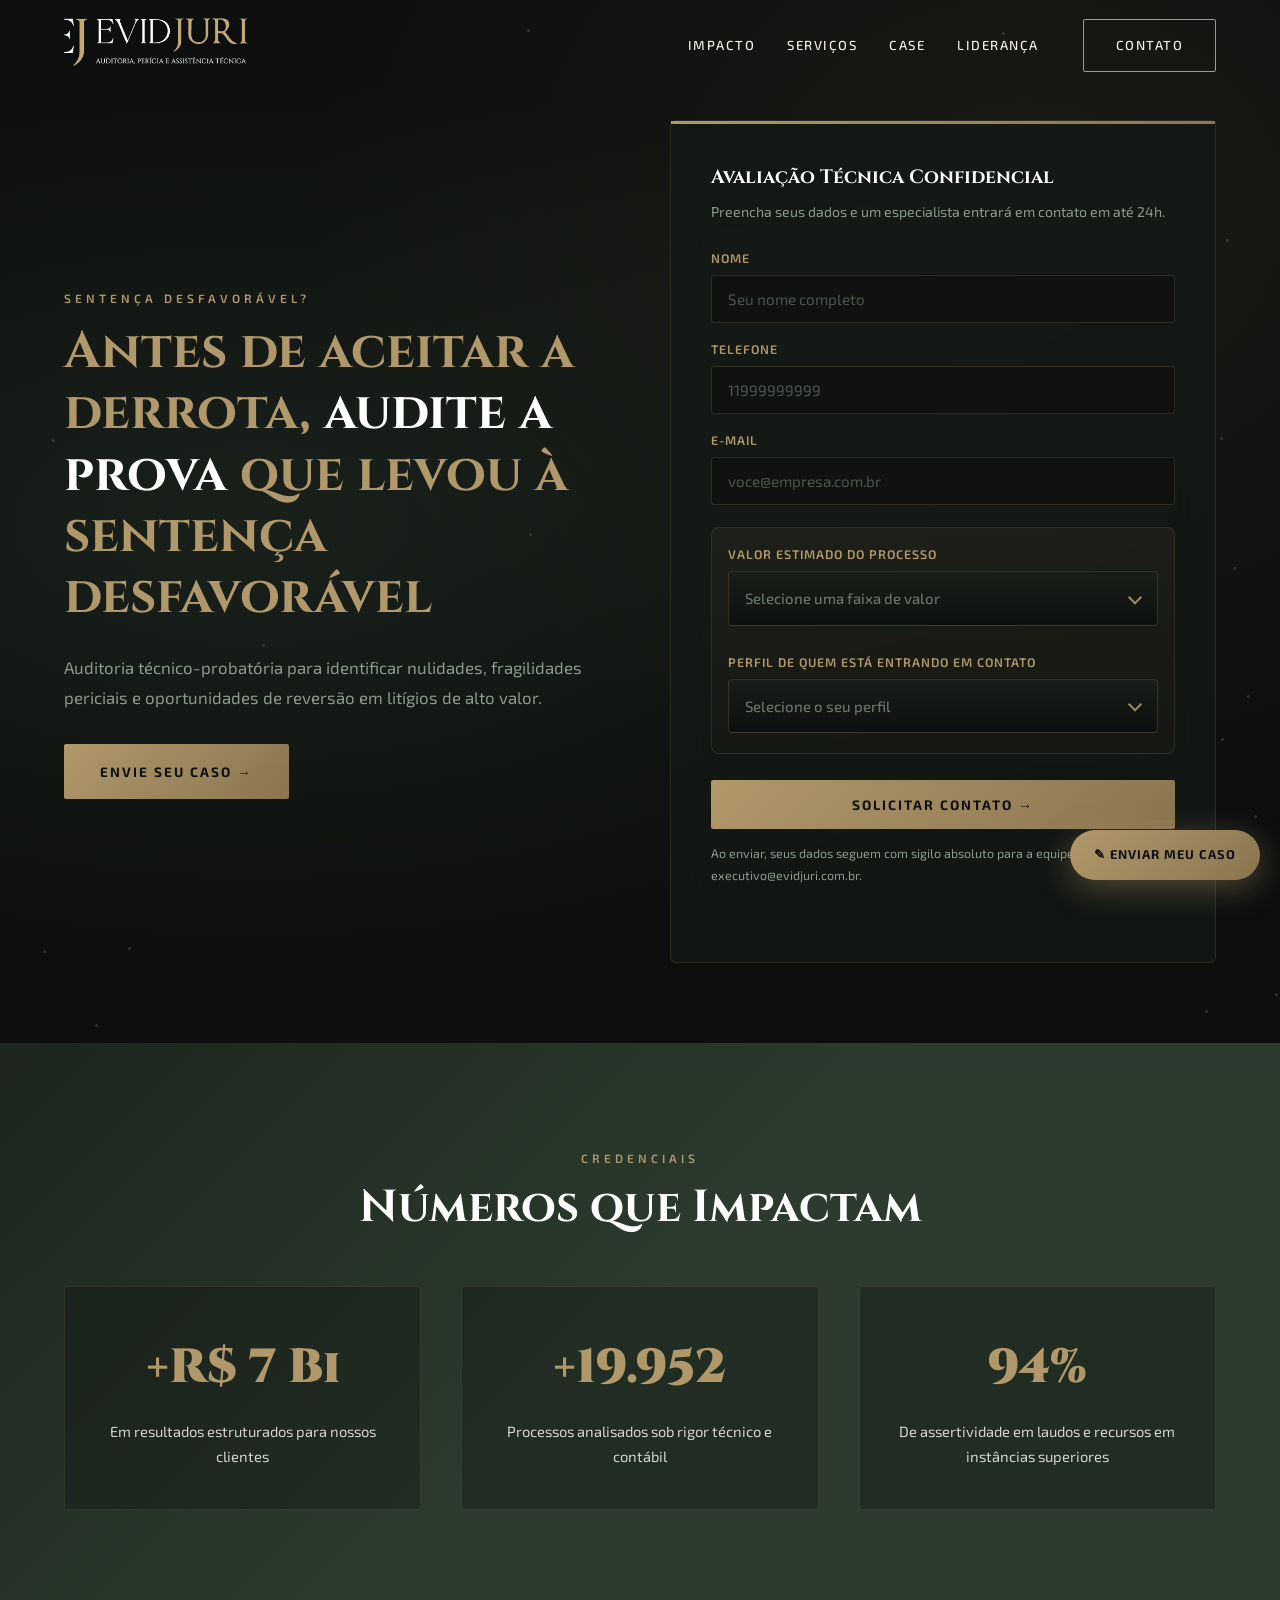
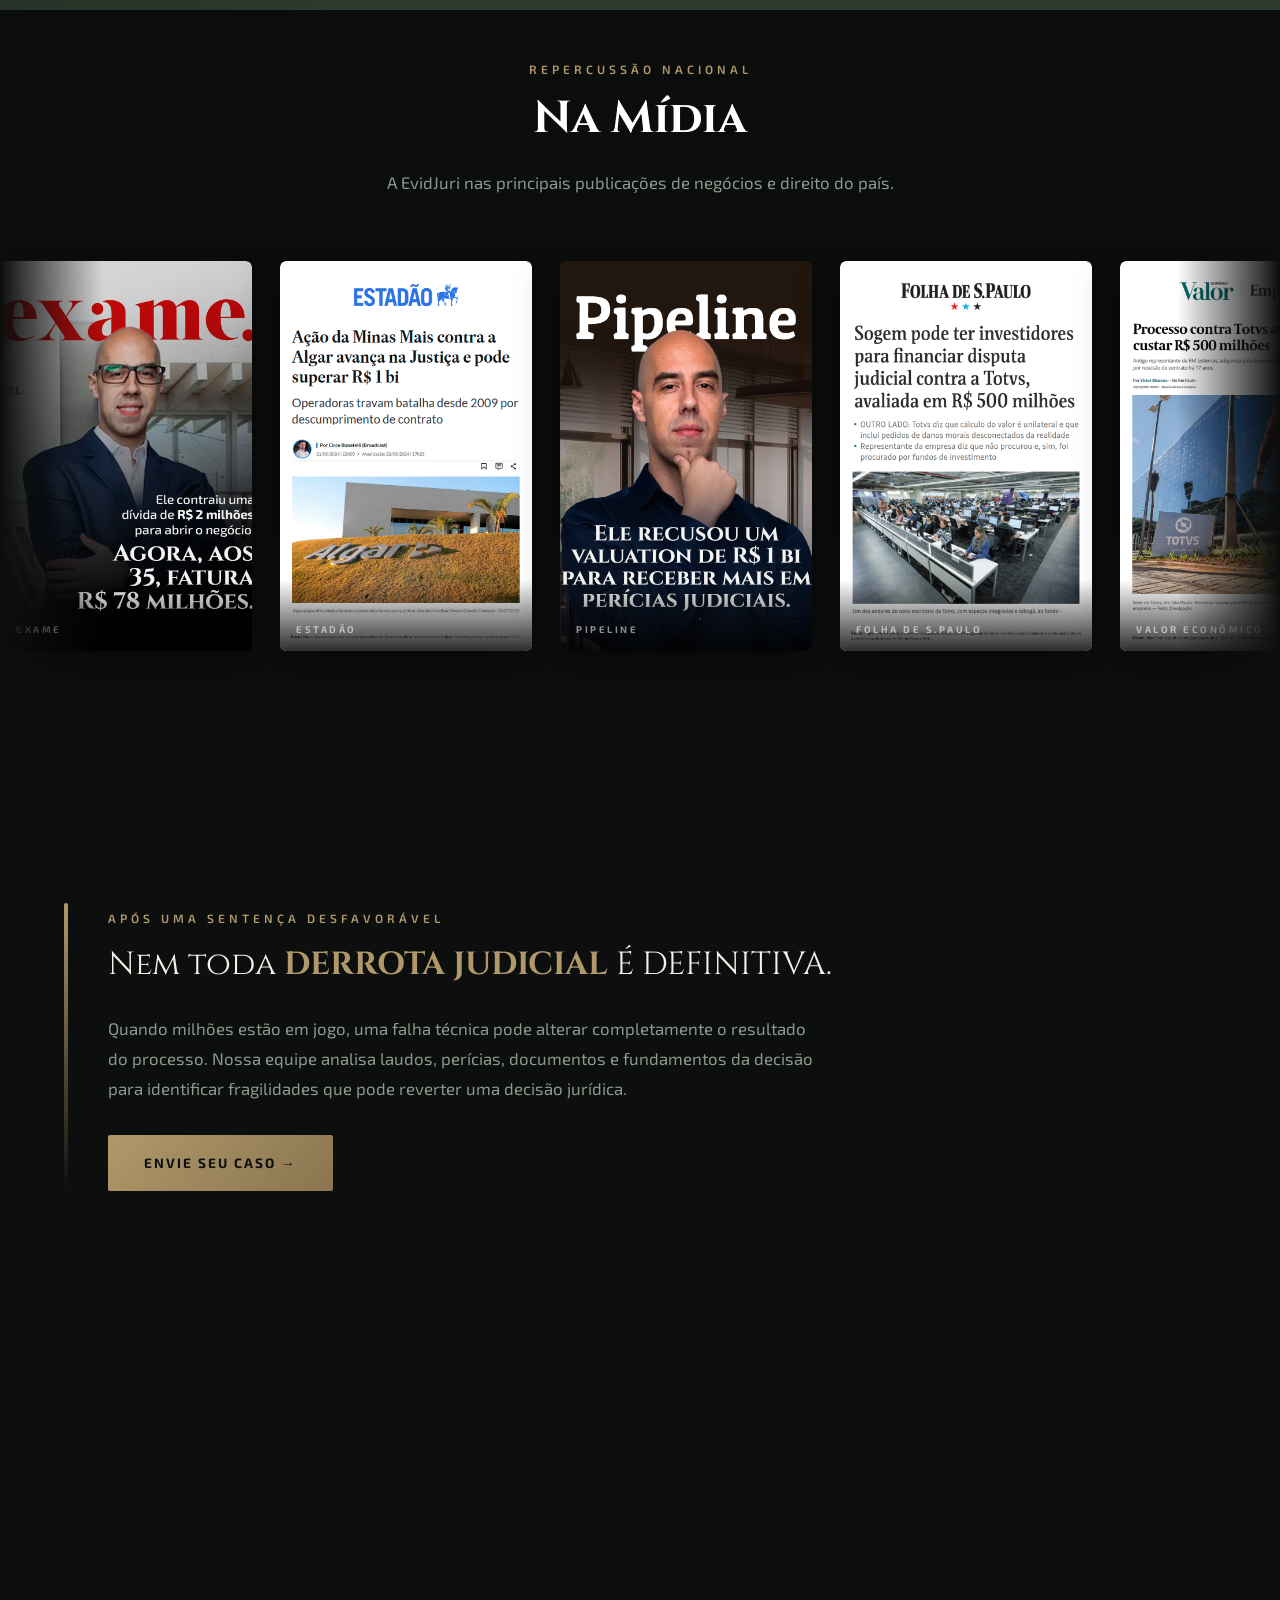
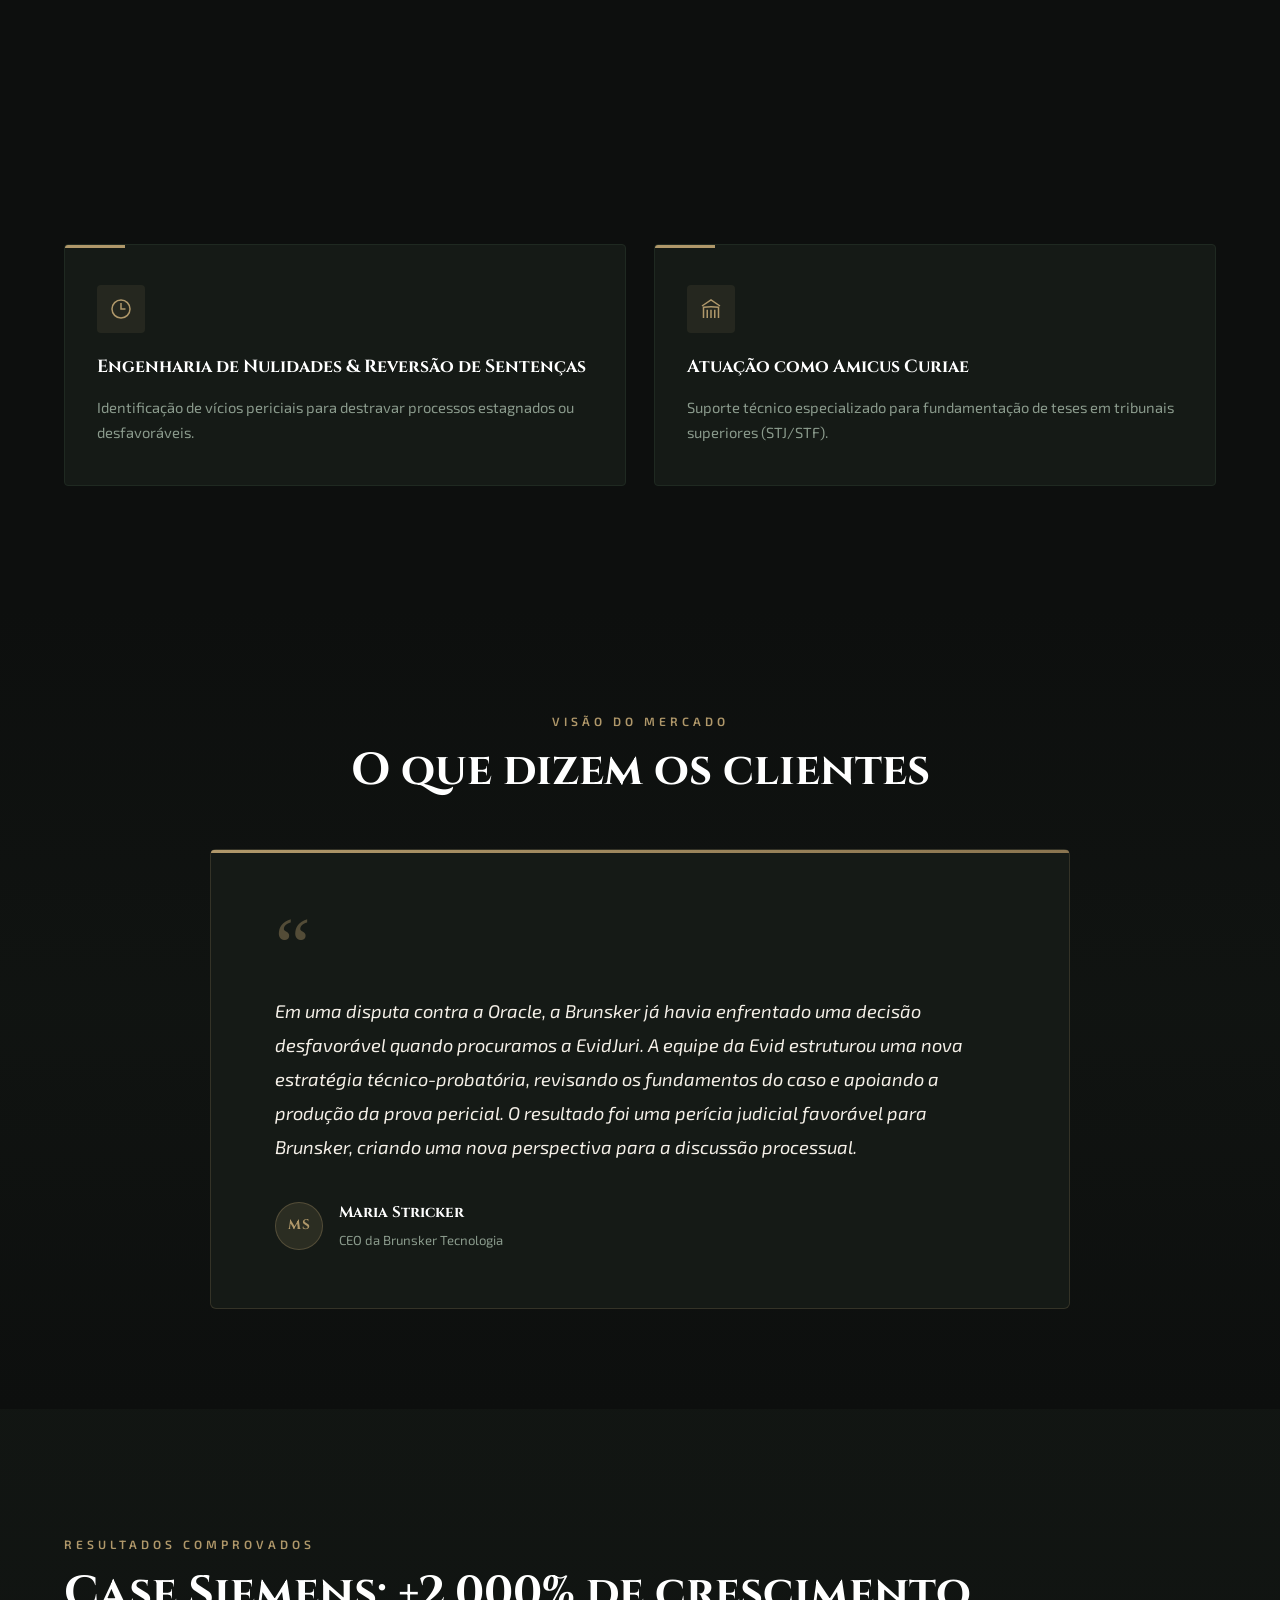
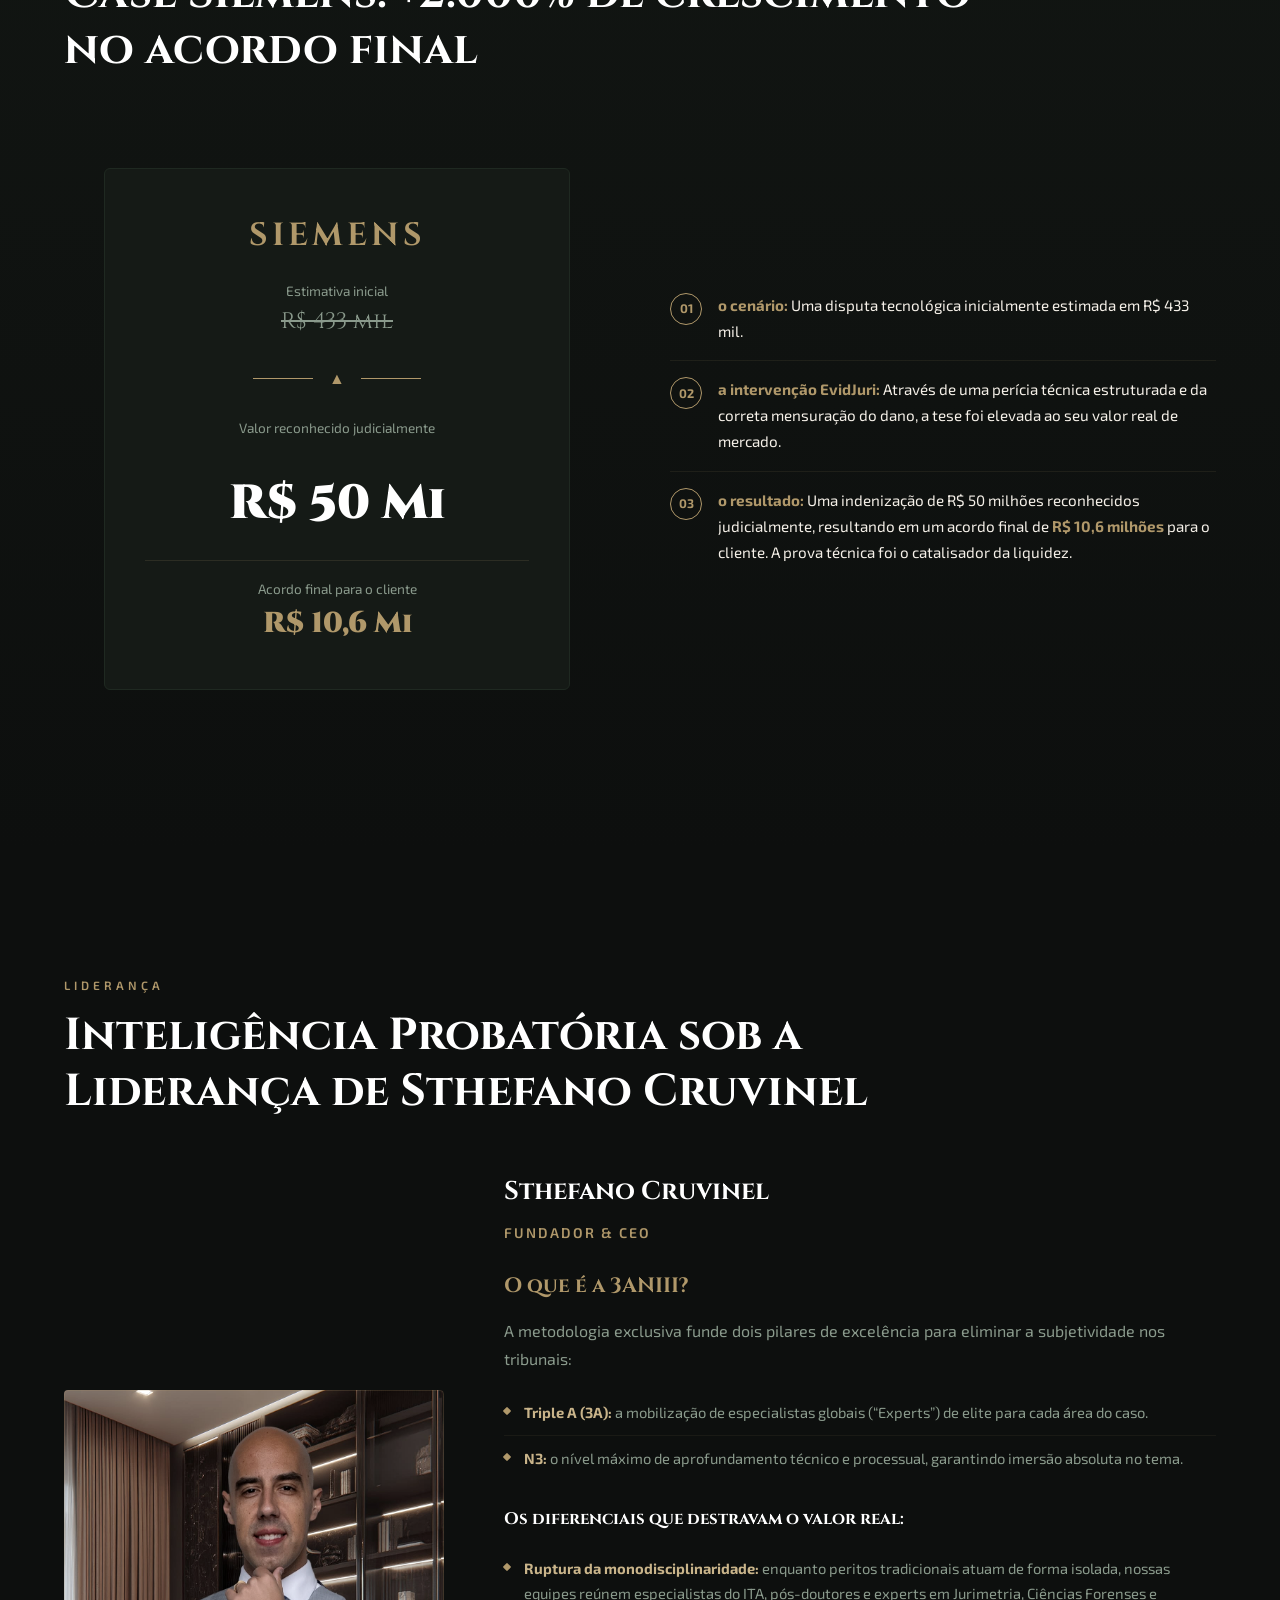
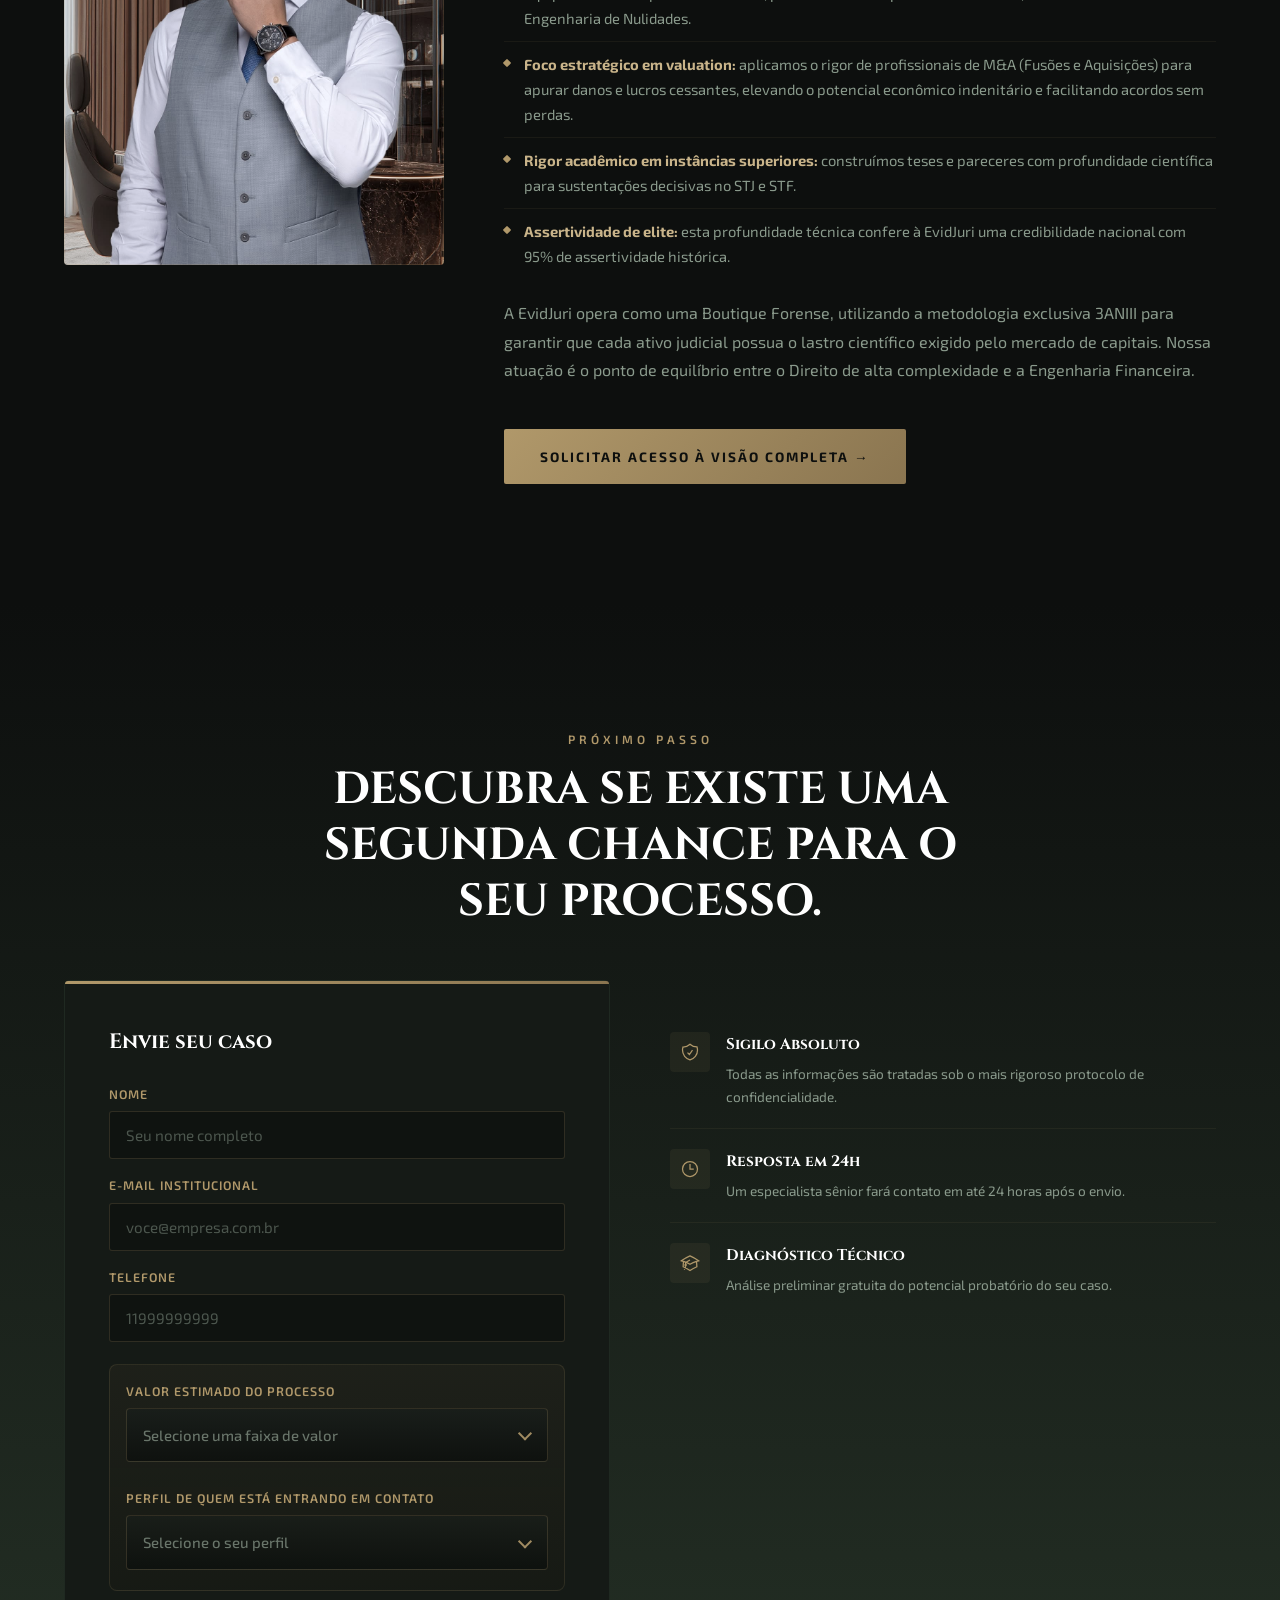
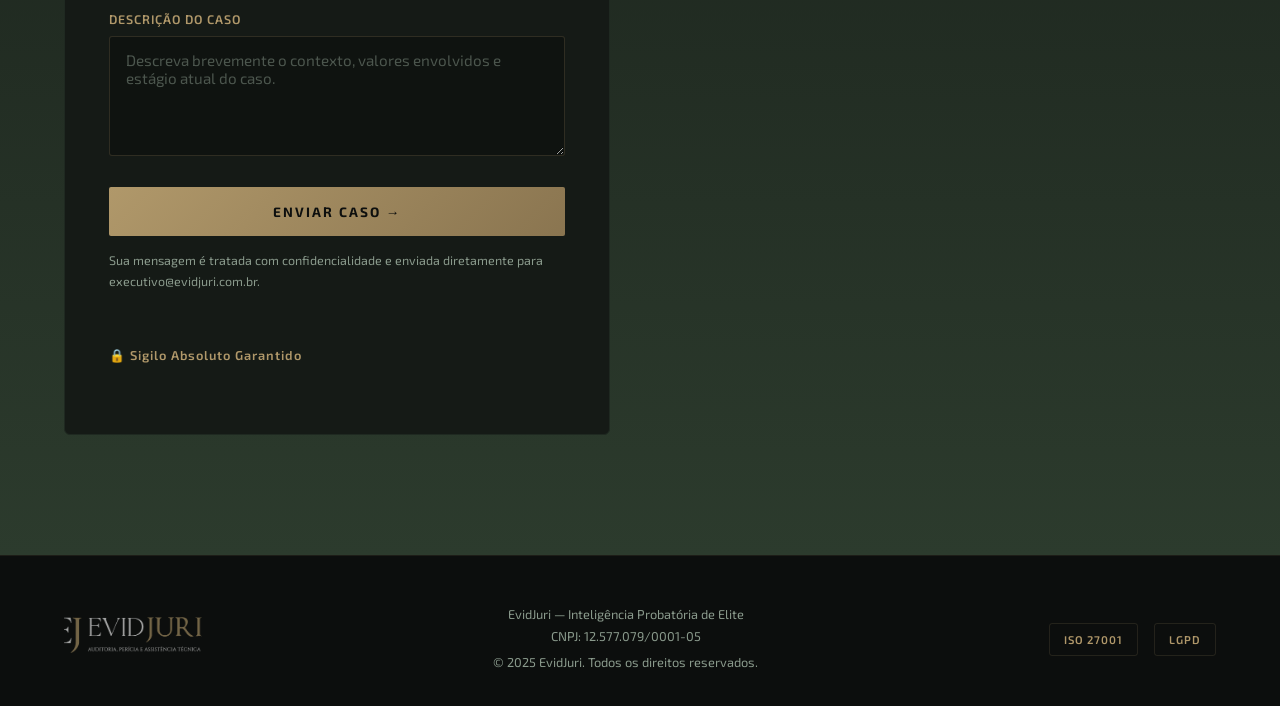
<file: index.html>
<!DOCTYPE html>
<html lang="pt-BR">
<head>
  <meta charset="UTF-8">
  <meta name="viewport" content="width=device-width, initial-scale=1.0">
  <title>EvidJuri — Inteligência Probatória de Elite</title>
  <meta name="description" content="Convertemos litígios em ativos analisáveis pelo mercado de capitais. Inteligência probatória, valuation indenizatório e engenharia de nulidades.">
  <link rel="icon" type="image/png" sizes="512x512" href="assets/favicon-evidjuri-large.png">
  <link rel="apple-touch-icon" href="assets/favicon-evidjuri-large.png">
  <!-- Google Tag Manager -->
  <script>(function(w,d,s,l,i){w[l]=w[l]||[];w[l].push({'gtm.start':
  new Date().getTime(),event:'gtm.js'});var f=d.getElementsByTagName(s)[0],
  j=d.createElement(s),dl=l!='dataLayer'?'&l='+l:'';j.async=true;j.src=
  'https://www.googletagmanager.com/gtm.js?id='+i+dl;f.parentNode.insertBefore(j,f);
  })(window,document,'script','dataLayer','GTM-KG4XCJ99');</script>
  <!-- End Google Tag Manager -->
  <link rel="stylesheet" href="style.css?v=20260623-press-section-black-bg">
</head>
<body>
<!-- Google Tag Manager (noscript) -->
<noscript><iframe src="https://www.googletagmanager.com/ns.html?id=GTM-KG4XCJ99"
height="0" width="0" style="display:none;visibility:hidden"></iframe></noscript>
<!-- End Google Tag Manager (noscript) -->

<!-- ═══ NAVBAR ═══ -->
<nav class="navbar" id="navbar">
  <div class="container">
    <a href="#" class="nav-logo"><img src="assets/logo.png" alt="EvidJuri"></a>
    <div class="nav-links">
      <a href="#impacto">Impacto</a>
      <a href="#servicos">Serviços</a>
      <a href="#case">Case</a>
      <a href="#lideranca">Liderança</a>
      <a href="#contato" class="btn-outline nav-cta">Contato</a>
    </div>
    <button class="mobile-toggle" id="mobileToggle" aria-label="Menu">
      <span></span><span></span><span></span>
    </button>
  </div>
</nav>

<!-- ═══ HERO (Dobra 1) ═══ -->
<section class="hero" id="hero">
  <div class="particles" id="particles"></div>
  <div class="container">
    <div class="hero-grid">
      <div class="hero-content fade-up">
        <span class="section-label">SENTENÇA DESFAVORÁVEL?</span>
        <h1><em>Antes de aceitar a derrota,</em> audite a prova <em>que levou à sentença desfavorável</em></h1>
        <p>Auditoria técnico-probatória para identificar nulidades, fragilidades periciais e oportunidades de reversão em litígios de alto valor.</p>
        <a href="#contato" class="btn-primary">Envie seu caso &#8594;</a>
      </div>
      <div class="hero-form-wrapper fade-up">
        <h3>Avaliação Técnica Confidencial</h3>
        <p class="form-sub">Preencha seus dados e um especialista entrará em contato em até 24h.</p>
        <form class="site-form ajax-form" action="https://api.web3forms.com/submit" method="POST">
          <!-- Use aqui a access_key criada no Web3Forms para executivo@evidjuri.com.br -->
          <input type="hidden" name="access_key" value="50f87894-b085-42fd-bc0e-f52f8620064e">
          <input type="hidden" name="subject" value="Novo lead — Diagnóstico Técnico EvidJuri">
          <input type="hidden" name="from_name" value="Landing EvidJuri">
          <input type="hidden" name="origem" value="Hero - Diagnóstico Técnico">
          <input type="hidden" name="message" value="Lead enviado pelo formulário de diagnóstico técnico da landing page.">
          <input type="checkbox" name="botcheck" class="honey-field" tabindex="-1" autocomplete="off">

          <div class="form-group">
            <label for="hero-name">Nome</label>
            <input id="hero-name" type="text" name="name" placeholder="Seu nome completo" required>
          </div>

          <div class="form-group">
            <label for="hero-phone">Telefone</label>
            <input id="hero-phone" class="phone-field" type="tel" name="phone" inputmode="numeric" autocomplete="tel-national" placeholder="11999999999" maxlength="15" required>
          </div>

          <div class="form-group">
            <label for="hero-email">E-mail</label>
            <input id="hero-email" type="email" name="email" placeholder="voce@empresa.com.br" required>
          </div>

          <div class="form-qualification">
            <div class="qualification-fields">
              <div class="form-group form-group--select">
                <label for="hero-claim-value">Valor estimado do processo</label>
                <div class="select-shell">
                  <select id="hero-claim-value" name="valor_estimado_processo" required>
                    <option value="" selected disabled>Selecione uma faixa de valor</option>
                    <option value="Até R$ 500 mil">Até R$ 500 mil</option>
                    <option value="Entre R$ 500 mil e R$ 1 milhão">Entre R$ 500 mil e R$ 1 milhão</option>
                    <option value="Entre R$ 1 milhão e R$ 5 milhões">Entre R$ 1 milhão e R$ 5 milhões</option>
                    <option value="Acima de R$ 5 milhões">Acima de R$ 5 milhões</option>
                    <option value="Não sei estimar ainda">Não sei estimar ainda</option>
                  </select>
                </div>
              </div>

              <div class="form-group form-group--select">
                <label for="hero-contact-profile">Perfil de quem está entrando em contato</label>
                <div class="select-shell">
                  <select id="hero-contact-profile" name="perfil_contato" required>
                    <option value="" selected disabled>Selecione o seu perfil</option>
                    <option value="Empresário ou diretor da empresa envolvida">Empresário ou diretor da empresa envolvida</option>
                    <option value="Advogado ou escritório de advocacia">Advogado ou escritório de advocacia</option>
                    <option value="Outro">Outro</option>
                  </select>
                </div>
              </div>
            </div>
          </div>

          <button type="submit" class="btn-primary form-submit">Solicitar contato &#8594;</button>
          <p class="form-disclaimer">Ao enviar, seus dados seguem com sigilo absoluto para a equipe EvidJuri em executivo@evidjuri.com.br.</p>
          <p class="form-status" data-form-status aria-live="polite"></p>
        </form>
      </div>
    </div>
  </div>
</section>

<!-- ═══ IMPACT NUMBERS (Dobra 2) ═══ -->
<section class="impact" id="impacto">
  <div class="container">
    <div class="fade-up" style="text-align:center;">
      <span class="section-label">Credenciais</span>
      <h2 class="section-title">Números que Impactam</h2>
    </div>
    <div class="impact-grid">
      <div class="impact-card fade-up">
        <div class="impact-number" data-target="8" data-prefix="+R$ " data-suffix=" Bi">+R$ 0 Bi</div>
        <div class="impact-label">Em resultados estruturados para nossos clientes</div>
      </div>
      <div class="impact-card fade-up">
        <div class="impact-number" data-target="20000" data-prefix="+" data-suffix="">+0</div>
        <div class="impact-label">Processos analisados sob rigor técnico e contábil</div>
      </div>
      <div class="impact-card fade-up">
        <div class="impact-number" data-target="95" data-prefix="" data-suffix="%">0%</div>
        <div class="impact-label">De assertividade em laudos e recursos em instâncias superiores</div>
      </div>
    </div>
  </div>
</section>

<!-- ═══ PRESS / NA MÍDIA — CARROSSEL DE REVISTAS (Dobra 2.5) ═══ -->
<section class="press-section" id="midia">
  <div class="container">
    <div class="fade-up" style="text-align:center;">
      <span class="section-label">Repercussão Nacional</span>
      <h2 class="section-title">Na Mídia</h2>
      <p class="section-desc">A EvidJuri nas principais publicações de negócios e direito do país.</p>
    </div>
  </div>

  <div class="magazine-carousel-wrapper fade-up">
    <div class="magazine-track" id="magazineTrack">
      <a href="https://exame.com/negocios/ele-contraiu-uma-divida-de-r-2-milhoes-para-abrir-o-negocio-agora-aos-35-fatura-r-78-milhoes/" target="_blank" rel="noopener" class="magazine-cover mag--photo">
        <img src="assets/press-exame.png" alt="Exame — EvidJuri fatura R$ 78 milhões" class="mag-photo">
        <div class="mag-photo-overlay">
          <span class="mag-photo-pub">EXAME</span>
          <span class="mag-photo-cta">Ler mat&eacute;ria &#8594;</span>
        </div>
      </a>

      <a href="https://estadao.com.br/economia/coluna-do-broad/acao-da-minas-mais-contra-a-algar-avanca-na-justica-e-pode-superar-r-1-bi/" target="_blank" rel="noopener" class="magazine-cover mag--photo">
        <img src="assets/press-estadao.png" alt="Estadão — Ação pode superar R$ 1 bi" class="mag-photo">
        <div class="mag-photo-overlay">
          <span class="mag-photo-pub">ESTAD&Atilde;O</span>
          <span class="mag-photo-cta">Ler mat&eacute;ria &#8594;</span>
        </div>
      </a>

      <div class="magazine-cover mag--photo">
        <img src="assets/press-pipeline.png" alt="Pipeline — Valuation de R$ 1 bi recusado" class="mag-photo">
        <div class="mag-photo-overlay">
          <span class="mag-photo-pub">PIPELINE</span>
        </div>
      </div>

      <a href="https://www1.folha.uol.com.br/colunas/painelsa/2026/04/sogem-pode-ter-investidores-para-financiar-disputa-judicial-contra-a-totvs-avaliada-em-r-500-milhoes.shtml" target="_blank" rel="noopener" class="magazine-cover mag--photo">
        <img src="assets/press-folha2.png" alt="Folha de S.Paulo — Sogem vs Totvs R$ 500 mi" class="mag-photo">
        <div class="mag-photo-overlay">
          <span class="mag-photo-pub">FOLHA DE S.PAULO</span>
          <span class="mag-photo-cta">Ler mat&eacute;ria &#8594;</span>
        </div>
      </a>

      <a href="https://valor.globo.com/empresas/noticia/2026/03/20/processo-contra-totvs-avanca-e-pode-custar-r-500-milhoes.ghtml" target="_blank" rel="noopener" class="magazine-cover mag--photo">
        <img src="assets/press-valor2.png" alt="Valor Econômico — Processo Totvs R$ 500 milhões" class="mag-photo">
        <div class="mag-photo-overlay">
          <span class="mag-photo-pub">VALOR ECON&Ocirc;MICO</span>
          <span class="mag-photo-cta">Ler mat&eacute;ria &#8594;</span>
        </div>
      </a>

      <a href="https://forbes.com.br/forbes-mkt/2024/08/mais-que-uma-rede-twitter-foi-a-queridinha-da-publicidade-brasileira/" target="_blank" rel="noopener" class="magazine-cover mag--photo">
        <img src="assets/press-forbes.jpeg" alt="Forbes — Mais que uma rede: Twitter foi a queridinha da publicidade brasileira" class="mag-photo">
        <div class="mag-photo-overlay">
          <span class="mag-photo-pub">FORBES</span>
          <span class="mag-photo-cta">Ler mat&eacute;ria &#8594;</span>
        </div>
      </a>

      <a href="https://www1.folha.uol.com.br/colunas/painelsa/2025/12/em-batalha-contra-big-techs-evidjuri-capta-r-40-milhoes-com-venda-de-recebiveis.shtml" target="_blank" rel="noopener" class="magazine-cover mag--photo">
        <img src="assets/press-folha.png" alt="Folha de S.Paulo — EvidJuri capta R$ 40 milhões" class="mag-photo">
        <div class="mag-photo-overlay">
          <span class="mag-photo-pub">FOLHA DE S.PAULO</span>
          <span class="mag-photo-cta">Ler mat&eacute;ria &#8594;</span>
        </div>
      </a>
    </div>
  </div>
</section>

<!-- ═══ THESIS (Dobra 3) ═══ -->
<section class="thesis">
  <div class="container">
    <div class="thesis-inner fade-up">
      <div class="thesis-line"></div>
      <div>
        <span class="section-label">Após uma sentença desfavorável</span>
        <blockquote>
          Nem toda <em>DERROTA JUDICIAL</em> É DEFINITIVA.
        </blockquote>
        <p class="section-desc" style="margin-top:24px;">Quando milhões estão em jogo, uma falha técnica pode alterar completamente o resultado do processo. Nossa equipe analisa laudos, perícias, documentos e fundamentos da decisão para identificar fragilidades que pode reverter uma decisão jurídica.</p>
        <a href="#contato" class="btn-primary" style="margin-top:32px;">Envie seu caso &#8594;</a>
      </div>
    </div>
  </div>
</section>

<!-- ═══ SERVICES (Dobra 4) ═══ -->
<section class="services" id="servicos">
  <div class="container">
    <div class="fade-up">
      <span class="section-label">Áreas de Atuação</span>
      <h2 class="section-title">Somos Especialistas Em</h2>
    </div>
    <div class="services-grid">
      <div class="service-card fade-up">
        <div class="service-icon">
          <svg width="24" height="24" fill="none" stroke="currentColor" stroke-width="1.5" viewBox="0 0 24 24"><path d="M9 17.25v1.007a3 3 0 0 1-.879 2.122L7.5 21h9l-.621-.621A3 3 0 0 1 15 18.257V17.25m6-12V15a2.25 2.25 0 0 1-2.25 2.25H5.25A2.25 2.25 0 0 1 3 15V5.25A2.25 2.25 0 0 1 5.25 3h13.5A2.25 2.25 0 0 1 21 5.25Z"/></svg>
        </div>
        <h3>Auditoria de Projetos de Software &amp; ERP</h3>
        <p>Investigação forense de falhas em implementações de Big Techs e sistemas críticos.</p>
      </div>
      <div class="service-card fade-up">
        <div class="service-icon">
          <svg width="24" height="24" fill="none" stroke="currentColor" stroke-width="1.5" viewBox="0 0 24 24"><path d="M3 13.125C3 12.504 3.504 12 4.125 12h2.25c.621 0 1.125.504 1.125 1.125v6.75C7.5 20.496 6.996 21 6.375 21h-2.25A1.125 1.125 0 0 1 3 19.875v-6.75ZM9.75 8.625c0-.621.504-1.125 1.125-1.125h2.25c.621 0 1.125.504 1.125 1.125v11.25c0 .621-.504 1.125-1.125 1.125h-2.25a1.125 1.125 0 0 1-1.125-1.125V8.625ZM16.5 4.125c0-.621.504-1.125 1.125-1.125h2.25C20.496 3 21 3.504 21 4.125v15.75c0 .621-.504 1.125-1.125 1.125h-2.25a1.125 1.125 0 0 1-1.125-1.125V4.125Z"/></svg>
        </div>
        <h3>Valuation Indenizatório &amp; Lucros Cessantes</h3>
        <p>Mensuração matemática do dano real, transformando expectativas em números auditáveis.</p>
      </div>
      <div class="service-card fade-up">
        <div class="service-icon">
          <svg width="24" height="24" fill="none" stroke="currentColor" stroke-width="1.5" viewBox="0 0 24 24"><path d="M12 6v6h4.5m4.5 0a9 9 0 1 1-18 0 9 9 0 0 1 18 0Z"/></svg>
        </div>
        <h3>Engenharia de Nulidades &amp; Reversão de Sentenças</h3>
        <p>Identificação de vícios periciais para destravar processos estagnados ou desfavoráveis.</p>
      </div>
      <div class="service-card fade-up">
        <div class="service-icon">
          <svg width="24" height="24" fill="none" stroke="currentColor" stroke-width="1.5" viewBox="0 0 24 24"><path d="M12 21v-8.25M15.75 21v-8.25M8.25 21v-8.25M3 9l9-6 9 6m-1.5 12V10.332A48.36 48.36 0 0 0 12 9.75c-2.551 0-5.056.2-7.5.582V21"/></svg>
        </div>
        <h3>Atuação como Amicus Curiae</h3>
        <p>Suporte técnico especializado para fundamentação de teses em tribunais superiores (STJ/STF).</p>
      </div>
    </div>
  </div>
</section>

<!-- ═══ INVESTOR TESTIMONIAL (Dobra 4.5) ═══ -->
<section class="testimonial-section">
  <div class="container">
    <div class="fade-up" style="text-align:center;">
      <span class="section-label">Visão do Mercado</span>
      <h2 class="section-title">O que dizem os clientes</h2>
    </div>
    <div class="testimonial-card fade-up">
      <div class="testimonial-quote-icon">&#8220;</div>
      <blockquote class="testimonial-text">
        Em uma disputa contra a Oracle, a Brunsker já havia enfrentado uma decisão desfavorável quando procuramos a EvidJuri. A equipe da Evid estruturou uma nova estratégia técnico-probatória, revisando os fundamentos do caso e apoiando a produção da prova pericial. O resultado foi uma perícia judicial favorável para Brunsker, criando uma nova perspectiva para a discussão processual.
      </blockquote>
      <div class="testimonial-author">
        <div class="testimonial-avatar">MS</div>
        <div>
          <div class="testimonial-name">Maria Stricker</div>
          <div class="testimonial-role">CEO da Brunsker Tecnologia</div>
        </div>
      </div>
    </div>
  </div>
</section>

<!-- ═══ CASE STUDY (Dobra 5) ═══ -->
<section class="case-study" id="case">
  <div class="container">
    <div class="fade-up">
      <span class="section-label">Resultados Comprovados</span>
      <h2 class="section-title">Case Siemens: +2.000% de crescimento<br>no acordo final</h2>
    </div>
    <div class="case-grid">
      <div class="case-visual fade-up">
        <div class="case-visual-inner">
          <div class="case-brand">SIEMENS</div>
          <div class="case-amount-label">Estimativa inicial</div>
          <div style="font-family:var(--font-heading);font-size:1.4rem;color:var(--text-muted);text-decoration:line-through;">R$ 433 mil</div>
          <div class="case-arrow">
            <div class="line"></div>
            <span>&#9650;</span>
            <div class="line"></div>
          </div>
          <div class="case-amount-label">Valor reconhecido judicialmente</div>
          <div class="case-amount">R$ 50 Mi</div>
          <div style="margin-top:16px;padding-top:16px;border-top:1px solid rgba(176,152,106,.15);">
            <div class="case-amount-label">Acordo final para o cliente</div>
            <div style="font-family:var(--font-heading);font-size:1.8rem;font-weight:900;color:var(--gold);">R$ 10,6 Mi</div>
          </div>
        </div>
      </div>
      <div class="fade-up">
        <ul class="case-steps">
          <li>
            <div class="step-marker">01</div>
            <div class="step-text"><strong>o cenário:</strong> Uma disputa tecnológica inicialmente estimada em R$ 433 mil.</div>
          </li>
          <li>
            <div class="step-marker">02</div>
            <div class="step-text"><strong>a intervenção EvidJuri:</strong> Através de uma perícia técnica estruturada e da correta mensuração do dano, a tese foi elevada ao seu valor real de mercado.</div>
          </li>
          <li>
            <div class="step-marker">03</div>
            <div class="step-text"><strong>o resultado:</strong> Uma indenização de R$ 50 milhões reconhecidos judicialmente, resultando em um acordo final de <strong>R$ 10,6 milhões</strong> para o cliente. A prova técnica foi o catalisador da liquidez.</div>
          </li>
        </ul>
      </div>
    </div>
  </div>
</section>

<!-- ═══ LEADERSHIP (Dobra 6) ═══ -->
<section class="leadership" id="lideranca">
  <div class="container">
    <div class="fade-up">
      <span class="section-label">Liderança</span>
      <h2 class="section-title">Inteligência Probatória sob a<br>Liderança de Sthefano Cruvinel</h2>
    </div>
    <div class="leadership-grid">
      <div class="leader-photo fade-up">
        <img src="assets/sthefano-cruvinel.jpg" alt="Sthefano Cruvinel — CEO EvidJuri">
      </div>
      <div class="leader-info fade-up">
        <h3>Sthefano Cruvinel</h3>
        <span class="leader-role">Fundador &amp; CEO</span>

        <h4 class="method-title">O que é a 3ANIII?</h4>
        <p>A metodologia exclusiva funde dois pilares de excelência para eliminar a subjetividade nos tribunais:</p>
        <ul class="method-list">
          <li><strong>Triple A (3A):</strong> a mobilização de especialistas globais (&ldquo;Experts&rdquo;) de elite para cada área do caso.</li>
          <li><strong>N3:</strong> o nível máximo de aprofundamento técnico e processual, garantindo imersão absoluta no tema.</li>
        </ul>

        <h4 class="method-subtitle">Os diferenciais que destravam o valor real:</h4>
        <ul class="method-list">
          <li><strong>Ruptura da monodisciplinaridade:</strong> enquanto peritos tradicionais atuam de forma isolada, nossas equipes reúnem especialistas do ITA, pós-doutores e experts em Jurimetria, Ciências Forenses e Engenharia de Nulidades.</li>
          <li><strong>Foco estratégico em valuation:</strong> aplicamos o rigor de profissionais de M&amp;A (Fusões e Aquisições) para apurar danos e lucros cessantes, elevando o potencial econômico indenitário e facilitando acordos sem perdas.</li>
          <li><strong>Rigor acadêmico em instâncias superiores:</strong> construímos teses e pareceres com profundidade científica para sustentações decisivas no STJ e STF.</li>
          <li><strong>Assertividade de elite:</strong> esta profundidade técnica confere à EvidJuri uma credibilidade nacional com 95% de assertividade histórica.</li>
        </ul>

        <p style="margin-top:20px;">A EvidJuri opera como uma Boutique Forense, utilizando a metodologia exclusiva 3ANIII para garantir que cada ativo judicial possua o lastro científico exigido pelo mercado de capitais. Nossa atuação é o ponto de equilíbrio entre o Direito de alta complexidade e a Engenharia Financeira.</p>

        <a href="#contato" class="btn-primary" style="margin-top:28px;">Solicitar acesso à visão completa &#8594;</a>
      </div>
    </div>
  </div>
</section>

<!-- ═══ CONTACT (Dobra 7) ═══ -->
<section class="contact" id="contato">
  <div class="container">
    <div class="fade-up" style="text-align:center; max-width:700px; margin:0 auto;">
      <span class="section-label">Próximo Passo</span>
      <h2 class="section-title">DESCUBRA SE EXISTE UMA SEGUNDA CHANCE PARA O SEU PROCESSO.</h2>
    </div>
    <div class="contact-grid">
      <div class="contact-form fade-up">
        <h3>Envie seu caso</h3>
        <form class="site-form ajax-form" action="https://api.web3forms.com/submit" method="POST">
          <!-- Use aqui a access_key criada no Web3Forms para executivo@evidjuri.com.br -->
          <input type="hidden" name="access_key" value="50f87894-b085-42fd-bc0e-f52f8620064e">
          <input type="hidden" name="subject" value="Novo caso — Contato EvidJuri">
          <input type="hidden" name="from_name" value="Landing EvidJuri">
          <input type="hidden" name="origem" value="Contato - Envie seu caso">
          <input type="checkbox" name="botcheck" class="honey-field" tabindex="-1" autocomplete="off">

          <div class="form-group">
            <label for="contact-name">Nome</label>
            <input id="contact-name" type="text" name="name" placeholder="Seu nome completo" required>
          </div>

          <div class="form-group">
            <label for="contact-email">E-mail Institucional</label>
            <input id="contact-email" type="email" name="email" placeholder="voce@empresa.com.br" required>
          </div>

          <div class="form-group">
            <label for="contact-phone">Telefone</label>
            <input id="contact-phone" class="phone-field" type="tel" name="phone" inputmode="numeric" autocomplete="tel-national" placeholder="11999999999" maxlength="15" required>
          </div>

          <div class="form-qualification">
            <div class="qualification-fields">
              <div class="form-group form-group--select">
                <label for="contact-claim-value">Valor estimado do processo</label>
                <div class="select-shell">
                  <select id="contact-claim-value" name="valor_estimado_processo" required>
                    <option value="" selected disabled>Selecione uma faixa de valor</option>
                    <option value="Até R$ 500 mil">Até R$ 500 mil</option>
                    <option value="Entre R$ 500 mil e R$ 1 milhão">Entre R$ 500 mil e R$ 1 milhão</option>
                    <option value="Entre R$ 1 milhão e R$ 5 milhões">Entre R$ 1 milhão e R$ 5 milhões</option>
                    <option value="Acima de R$ 5 milhões">Acima de R$ 5 milhões</option>
                    <option value="Não sei estimar ainda">Não sei estimar ainda</option>
                  </select>
                </div>
              </div>

              <div class="form-group form-group--select">
                <label for="contact-profile">Perfil de quem está entrando em contato</label>
                <div class="select-shell">
                  <select id="contact-profile" name="perfil_contato" required>
                    <option value="" selected disabled>Selecione o seu perfil</option>
                    <option value="Empresário ou diretor da empresa envolvida">Empresário ou diretor da empresa envolvida</option>
                    <option value="Advogado ou escritório de advocacia">Advogado ou escritório de advocacia</option>
                    <option value="Outro">Outro</option>
                  </select>
                </div>
              </div>
            </div>
          </div>

          <div class="form-group">
            <label for="contact-message">Descrição do Caso</label>
            <textarea id="contact-message" name="message" placeholder="Descreva brevemente o contexto, valores envolvidos e estágio atual do caso." required></textarea>
          </div>

          <button type="submit" class="btn-primary form-submit">Enviar caso &#8594;</button>
          <p class="form-disclaimer">Sua mensagem é tratada com confidencialidade e enviada diretamente para executivo@evidjuri.com.br.</p>
          <p class="form-status" data-form-status aria-live="polite"></p>
        </form>
        <div class="sigilo-badge">&#128274; Sigilo Absoluto Garantido</div>
      </div>
      <div class="fade-up">
        <div class="trust-items">
          <div class="trust-item">
            <div class="trust-icon">
              <svg width="20" height="20" fill="none" stroke="currentColor" stroke-width="1.5" viewBox="0 0 24 24"><path d="M9 12.75 11.25 15 15 9.75m-3-7.036A11.959 11.959 0 0 1 3.598 6 11.99 11.99 0 0 0 3 9.749c0 5.592 3.824 10.29 9 11.623 5.176-1.332 9-6.03 9-11.622 0-1.31-.21-2.571-.598-3.751h-.152c-3.196 0-6.1-1.248-8.25-3.285Z"/></svg>
            </div>
            <div>
              <h4>Sigilo Absoluto</h4>
              <p>Todas as informações são tratadas sob o mais rigoroso protocolo de confidencialidade.</p>
            </div>
          </div>
          <div class="trust-item">
            <div class="trust-icon">
              <svg width="20" height="20" fill="none" stroke="currentColor" stroke-width="1.5" viewBox="0 0 24 24"><path d="M12 6v6h4.5m4.5 0a9 9 0 1 1-18 0 9 9 0 0 1 18 0Z"/></svg>
            </div>
            <div>
              <h4>Resposta em 24h</h4>
              <p>Um especialista sênior fará contato em até 24 horas após o envio.</p>
            </div>
          </div>
          <div class="trust-item">
            <div class="trust-icon">
              <svg width="20" height="20" fill="none" stroke="currentColor" stroke-width="1.5" viewBox="0 0 24 24"><path d="M4.26 10.147a60.438 60.438 0 0 0-.491 6.347A48.62 48.62 0 0 1 12 20.904a48.62 48.62 0 0 1 8.232-4.41 60.46 60.46 0 0 0-.491-6.347m-15.482 0a50.636 50.636 0 0 0-2.658-.813A59.906 59.906 0 0 1 12 3.493a59.903 59.903 0 0 1 10.399 5.84c-.896.248-1.783.52-2.658.814m-15.482 0A50.717 50.717 0 0 1 12 13.489a50.702 50.702 0 0 1 7.74-3.342M6.75 15a.75.75 0 1 0 0-1.5.75.75 0 0 0 0 1.5Zm0 0v-3.675A55.378 55.378 0 0 1 12 8.443m-7.007 11.55A5.981 5.981 0 0 0 6.75 15.75v-1.5"/></svg>
            </div>
            <div>
              <h4>Diagnóstico Técnico</h4>
              <p>Análise preliminar gratuita do potencial probatório do seu caso.</p>
            </div>
          </div>
        </div>
      </div>
    </div>
  </div>
</section>

<!-- ═══ FOOTER ═══ -->
<footer class="footer">
  <div class="container">
    <div class="footer-inner">
      <div class="footer-logo"><img src="assets/logo.png" alt="EvidJuri"></div>
      <div class="footer-info">
        <p>EvidJuri — Inteligência Probatória de Elite</p>
        <p>CNPJ: 12.577.079/0001-05</p>
        <p style="margin-top:4px;">&copy; 2025 EvidJuri. Todos os direitos reservados.</p>
      </div>
      <div class="footer-seals">
        <span class="seal">ISO 27001</span>
        <span class="seal">LGPD</span>
      </div>
    </div>
  </div>
</footer>

<!-- ═══ STICKY MOBILE CTA ═══ -->
<a href="#contato" class="sticky-cta" id="stickyCta" style="display:flex;align-items:center;gap:8px;">&#9998; Enviar meu caso</a>

<!-- ═══ SCRIPTS ═══ -->
<script>
const navbar = document.getElementById('navbar');
window.addEventListener('scroll', () => {
  navbar.classList.toggle('scrolled', window.scrollY > 60);
});

(function createParticles() {
  const container = document.getElementById('particles');
  for (let i = 0; i < 30; i++) {
    const p = document.createElement('div');
    p.className = 'particle';
    p.style.left = Math.random() * 100 + '%';
    p.style.top = Math.random() * 100 + '%';
    p.style.animationDelay = Math.random() * 10 + 's';
    p.style.animationDuration = (8 + Math.random() * 10) + 's';
    container.appendChild(p);
  }
})();

const fadeEls = document.querySelectorAll('.fade-up');
const fadeObserver = new IntersectionObserver((entries) => {
  entries.forEach((entry) => {
    if (entry.isIntersecting) {
      entry.target.classList.add('visible');
      fadeObserver.unobserve(entry.target);
    }
  });
}, { threshold: 0.15, rootMargin: '0px 0px -40px 0px' });
fadeEls.forEach((el) => fadeObserver.observe(el));

function animateCounter(el) {
  const target = parseInt(el.dataset.target, 10);
  const prefix = el.dataset.prefix || '';
  const suffix = el.dataset.suffix || '';
  const duration = 2000;
  const start = performance.now();

  function update(now) {
    const elapsed = now - start;
    const progress = Math.min(elapsed / duration, 1);
    const eased = 1 - Math.pow(1 - progress, 3);
    const current = Math.floor(eased * target);
    el.textContent = prefix + current.toLocaleString('pt-BR') + suffix;
    if (progress < 1) {
      requestAnimationFrame(update);
    }
  }

  requestAnimationFrame(update);
}

const counterEls = document.querySelectorAll('.impact-number');
const counterObserver = new IntersectionObserver((entries) => {
  entries.forEach((entry) => {
    if (entry.isIntersecting) {
      animateCounter(entry.target);
      counterObserver.unobserve(entry.target);
    }
  });
}, { threshold: 0.5 });
counterEls.forEach((el) => counterObserver.observe(el));

document.querySelectorAll('a[href^="#"]').forEach((anchor) => {
  anchor.addEventListener('click', (event) => {
    event.preventDefault();
    const target = document.querySelector(anchor.getAttribute('href'));
    if (target) {
      target.scrollIntoView({ behavior: 'smooth', block: 'start' });
    }
  });
});

(function initMarquee() {
  const track = document.getElementById('magazineTrack');
  if (!track || track.dataset.ready === 'true') {
    return;
  }
  track.dataset.ready = 'true';

  const strip = document.createElement('div');
  strip.className = 'mag-strip';

  const cards = Array.from(track.querySelectorAll('.magazine-cover'));
  if (!cards.length) {
    return;
  }

  cards.forEach((card) => strip.appendChild(card));

  cards.forEach((card) => {
    const clone = card.cloneNode(true);
    clone.setAttribute('aria-hidden', 'true');
    clone.classList.add('is-clone');
    if (clone.tagName === 'A') {
      clone.tabIndex = -1;
    }
    strip.appendChild(clone);
  });

  track.appendChild(strip);

  const updateMarquee = () => {
    const baseCards = Array.from(strip.children).slice(0, cards.length);
    const stripStyles = window.getComputedStyle(strip);
    const gap = parseFloat(stripStyles.columnGap || stripStyles.gap || '0');
    const baseWidth = baseCards.reduce((total, card) => total + card.getBoundingClientRect().width, 0) + (gap * Math.max(baseCards.length - 1, 0));
    const loopDistance = baseWidth + gap;
    const pixelsPerSecond = window.innerWidth <= 768 ? 22 : 30;
    const duration = Math.max(loopDistance / pixelsPerSecond, 36);

    strip.style.setProperty('--mag-scroll-distance', `${loopDistance}px`);
    strip.style.setProperty('--mag-scroll-duration', `${duration}s`);
  };

  updateMarquee();
  window.addEventListener('resize', updateMarquee, { passive: true });
})();

function getPhoneDigits(value) {
  return value.replace(/\D/g, '').slice(0, 11);
}

function formatPhoneValue(digits) {
  if (digits.length === 11) {
    return digits.replace(/(\d{2})(\d{5})(\d{4})/, '($1) $2-$3');
  }

  if (digits.length === 10) {
    return digits.replace(/(\d{2})(\d{4})(\d{4})/, '($1) $2-$3');
  }

  return digits;
}

document.querySelectorAll('.phone-field').forEach((field) => {
  field.addEventListener('focus', () => {
    field.value = getPhoneDigits(field.value);
  });

  field.addEventListener('input', () => {
    const digits = getPhoneDigits(field.value);
    field.value = digits;

    if (digits.length > 0 && digits.length < 10) {
      field.setCustomValidity('Informe um telefone com DDD.');
      return;
    }

    field.setCustomValidity('');
  });

  field.addEventListener('blur', () => {
    const digits = getPhoneDigits(field.value);

    if (digits.length === 10 || digits.length === 11) {
      field.value = formatPhoneValue(digits);
      field.setCustomValidity('');
      return;
    }

    if (digits.length > 0) {
      field.setCustomValidity('Informe um telefone valido com 10 ou 11 digitos.');
      field.reportValidity();
    } else {
      field.setCustomValidity('');
    }
  });
});

document.querySelectorAll('.ajax-form').forEach((form) => {
  const submitButton = form.querySelector('.form-submit');
  const status = form.querySelector('[data-form-status]');
  const defaultButtonLabel = submitButton ? submitButton.textContent : '';

  form.addEventListener('submit', async (event) => {
    event.preventDefault();

    if (!status || !submitButton) {
      return;
    }

    if (window.location.protocol === 'file:') {
      status.textContent = 'Abra esta pagina por um servidor local, como http://127.0.0.1:4173, porque o envio externo nao deve ser testado via file://.';
      status.className = 'form-status is-error';
      return;
    }

    const phoneFields = form.querySelectorAll('.phone-field');

    phoneFields.forEach((field) => {
      const digits = getPhoneDigits(field.value);
      field.value = formatPhoneValue(digits);

      if (digits.length !== 10 && digits.length !== 11) {
        field.setCustomValidity('Informe um telefone valido com 10 ou 11 digitos.');
      } else {
        field.setCustomValidity('');
      }
    });

    if (!form.reportValidity()) {
      event.preventDefault();
      status.textContent = 'Revise os campos destacados antes de enviar.';
      status.className = 'form-status is-error';
      return;
    }

    submitButton.disabled = true;
    submitButton.textContent = 'Enviando...';
    status.textContent = 'Enviando seus dados...';
    status.className = 'form-status';

    try {
      const formData = new FormData(form);
      const response = await fetch(form.action, {
        method: 'POST',
        body: formData
      });
      const result = await response.json().catch(() => ({}));
      const errorMessage = result.message || (result.body && result.body.message);

      if (!response.ok || !result.success) {
        throw new Error(errorMessage || 'Nao foi possivel enviar agora.');
      }

      form.reset();
      status.textContent = 'Formulario enviado com sucesso. A equipe EvidJuri fara contato em breve.';
      status.className = 'form-status is-success';
    } catch (error) {
      status.textContent = error.message || 'Nao foi possivel enviar agora. Tente novamente em instantes.';
      status.className = 'form-status is-error';
    } finally {
      submitButton.disabled = false;
      submitButton.textContent = defaultButtonLabel;
    }
  });
});
</script>

</body>
</html>
</file>
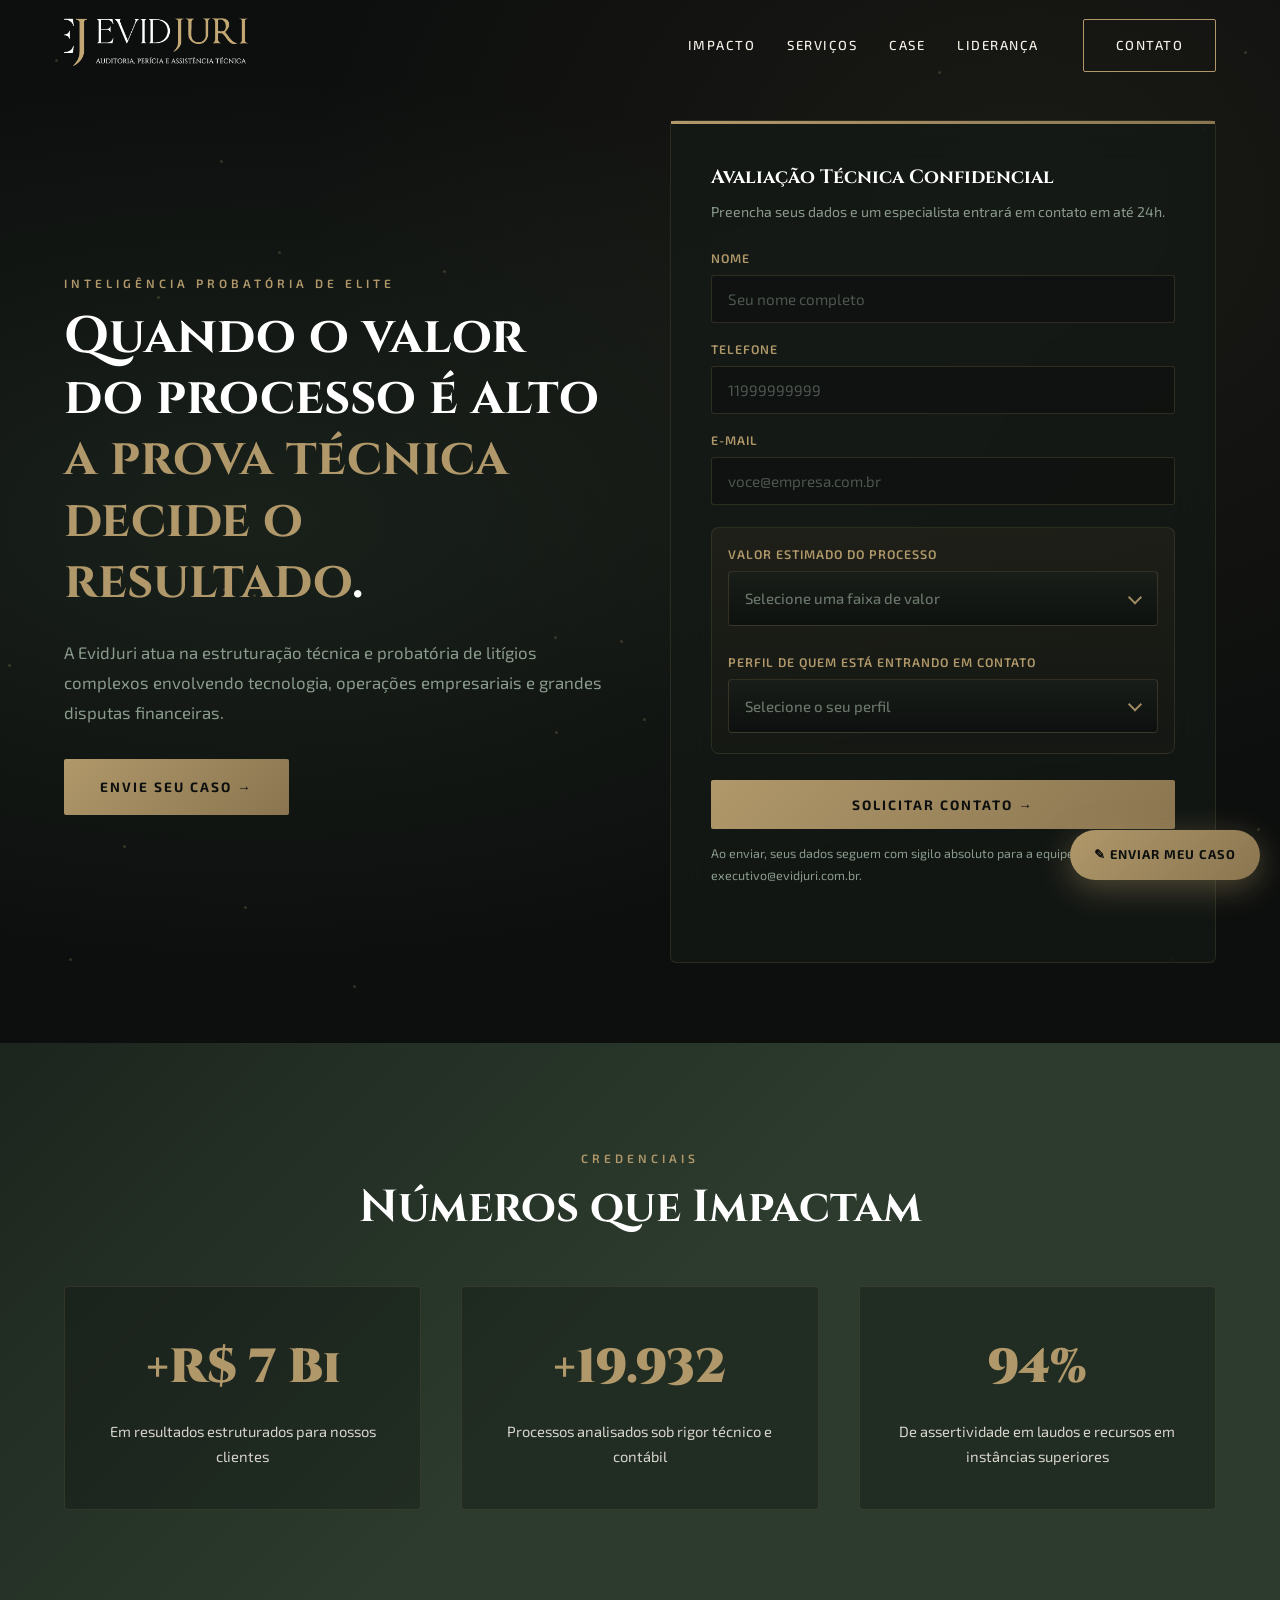
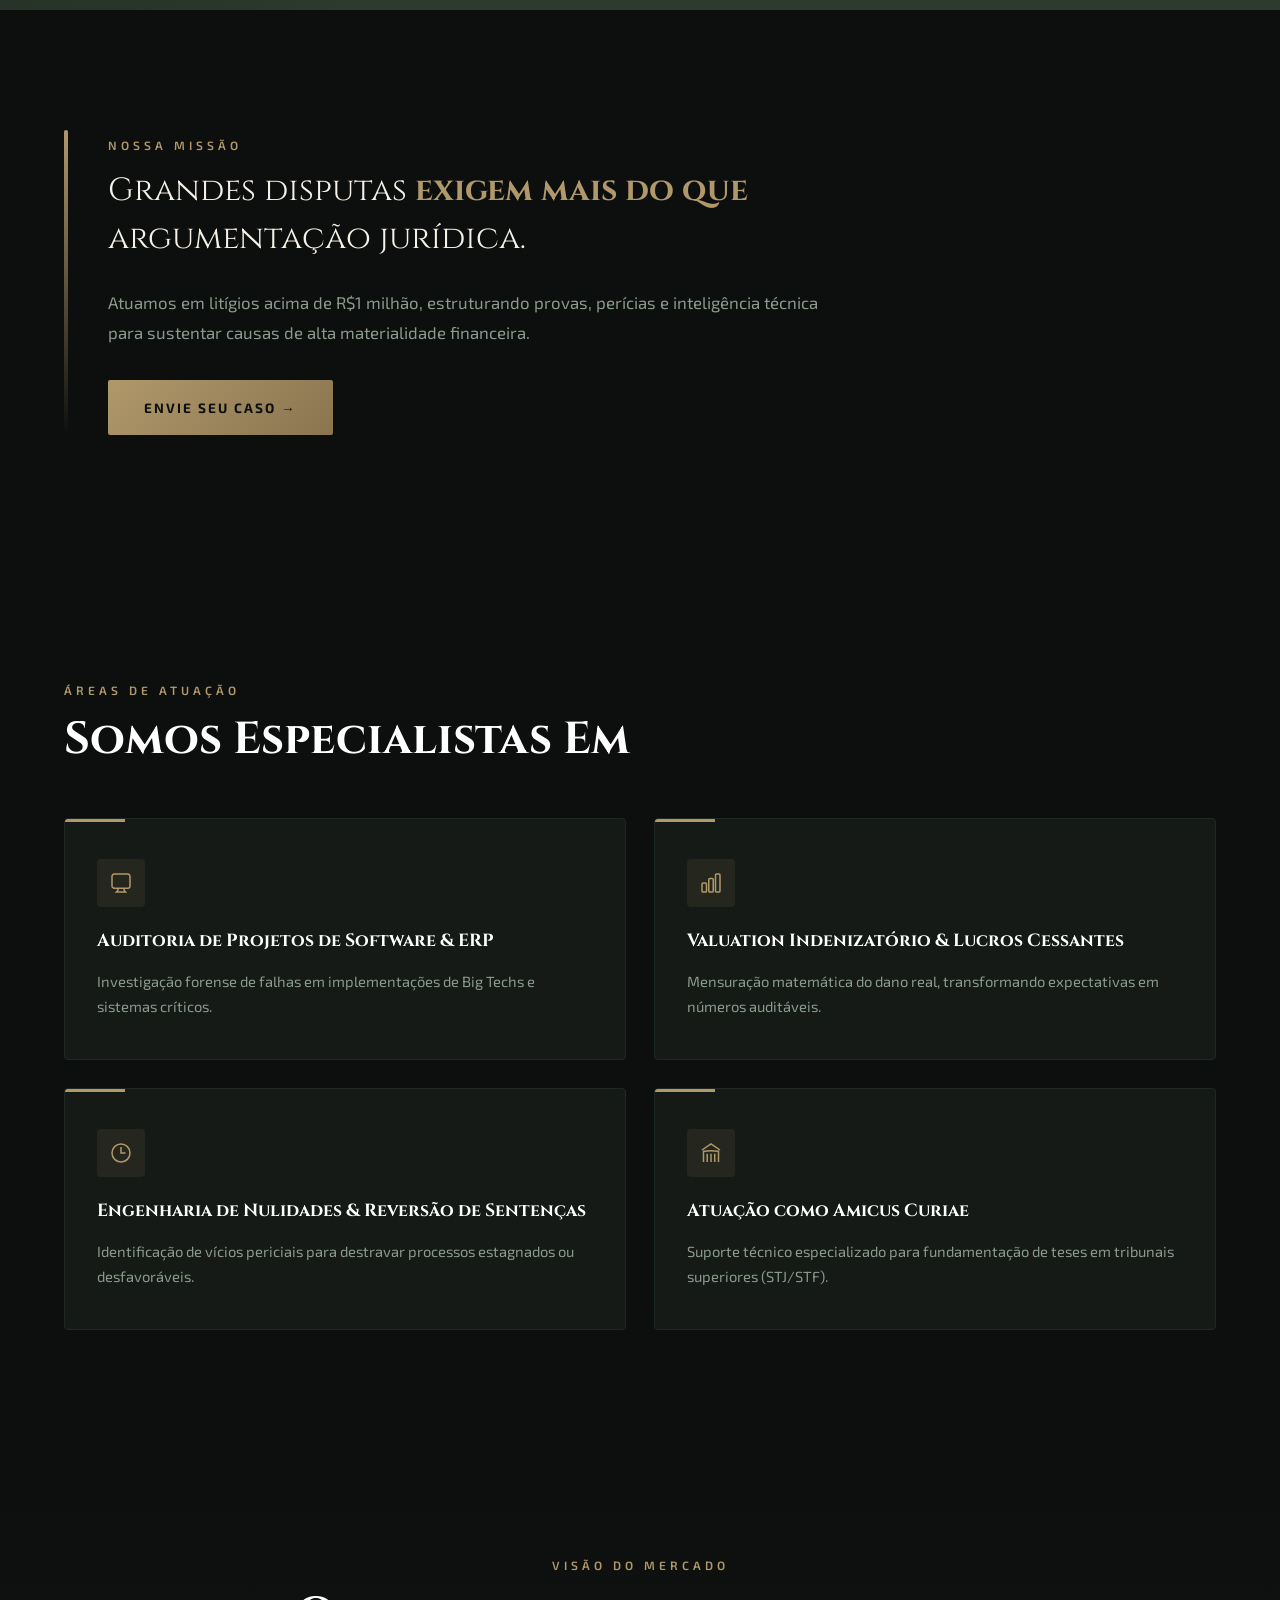
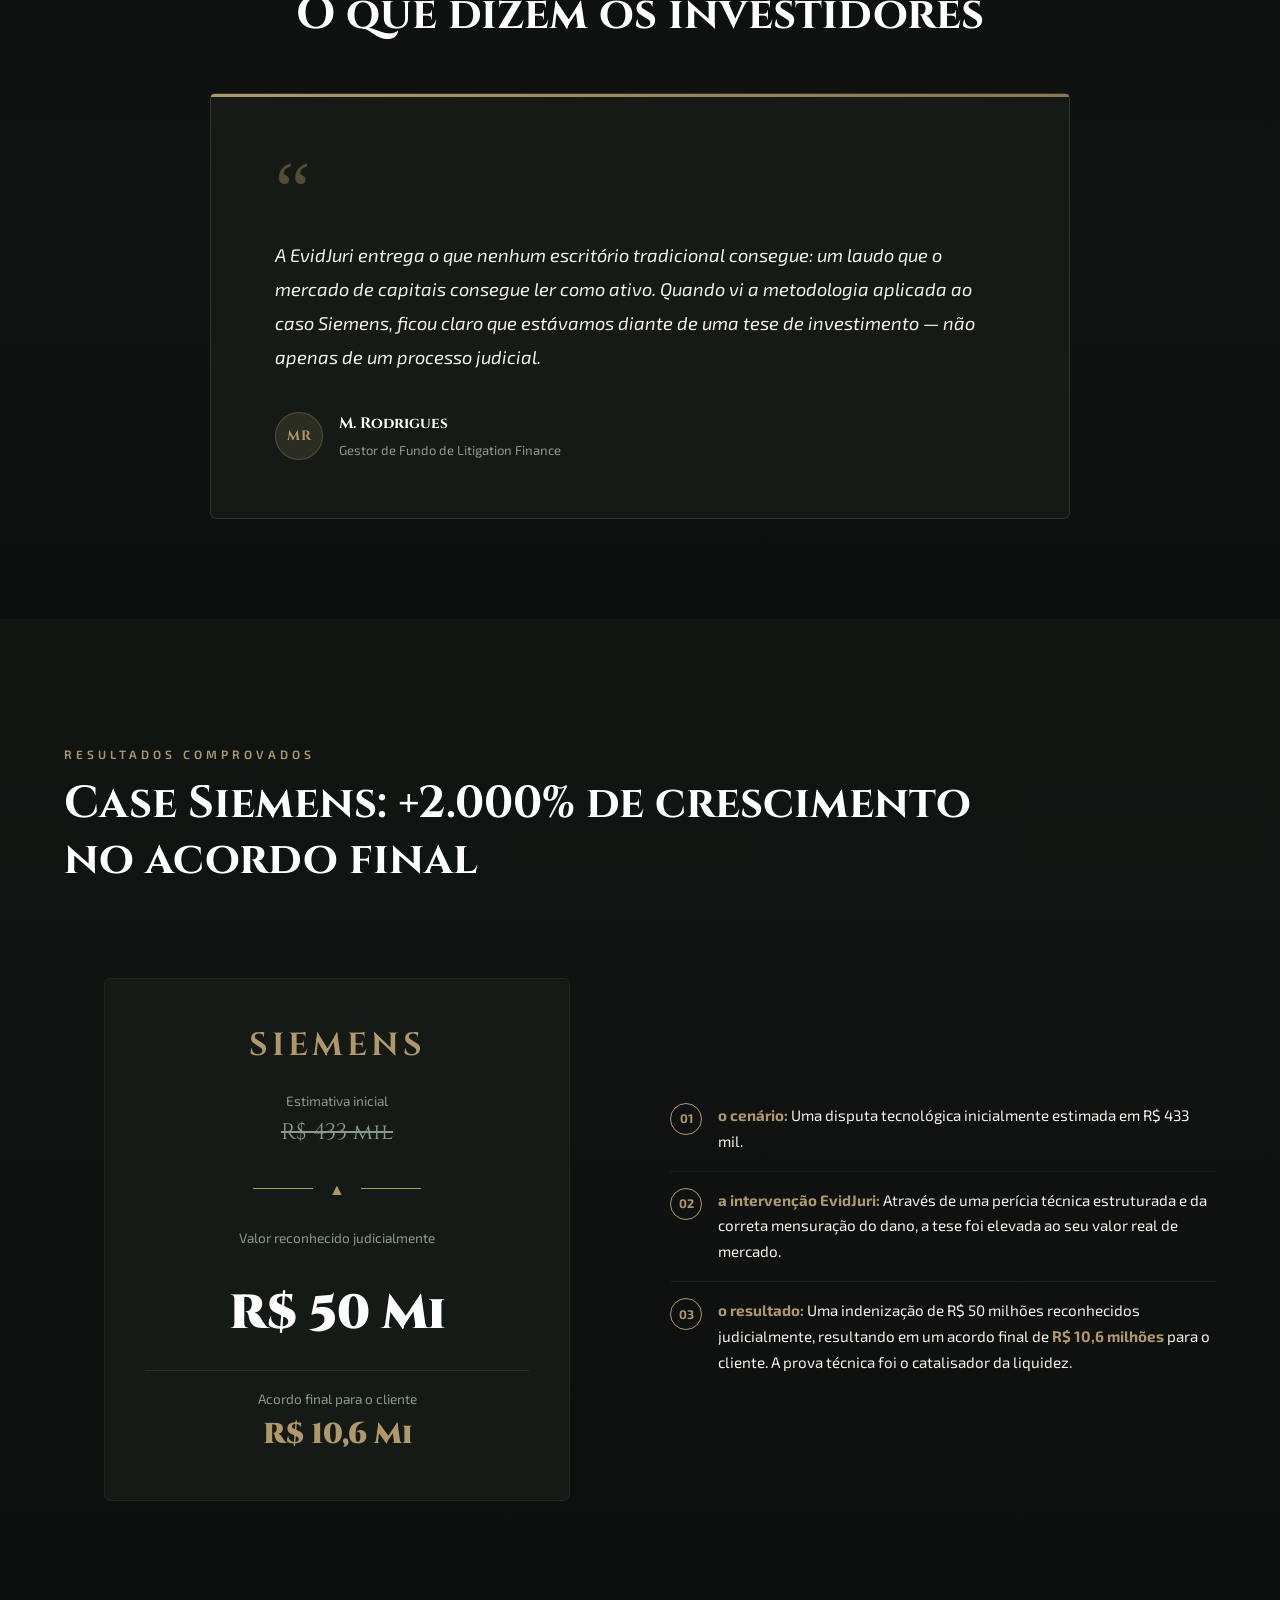
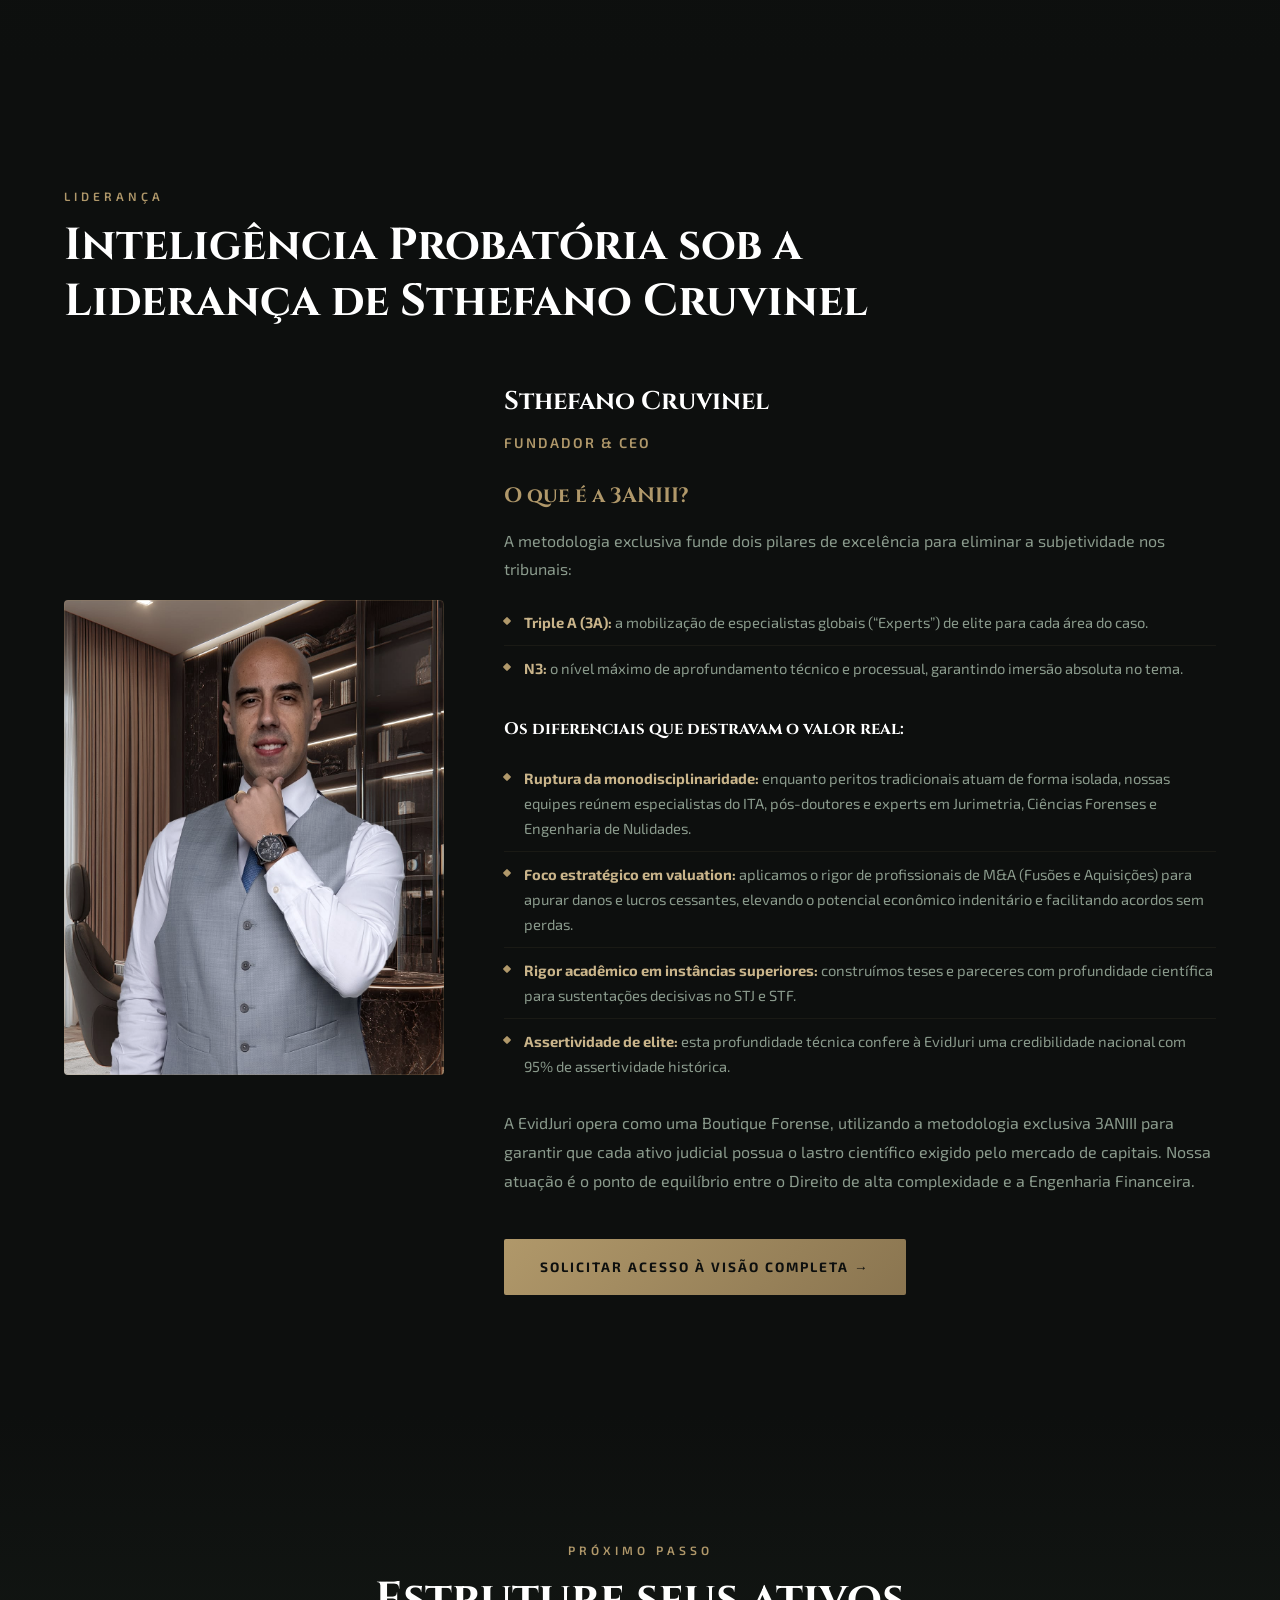
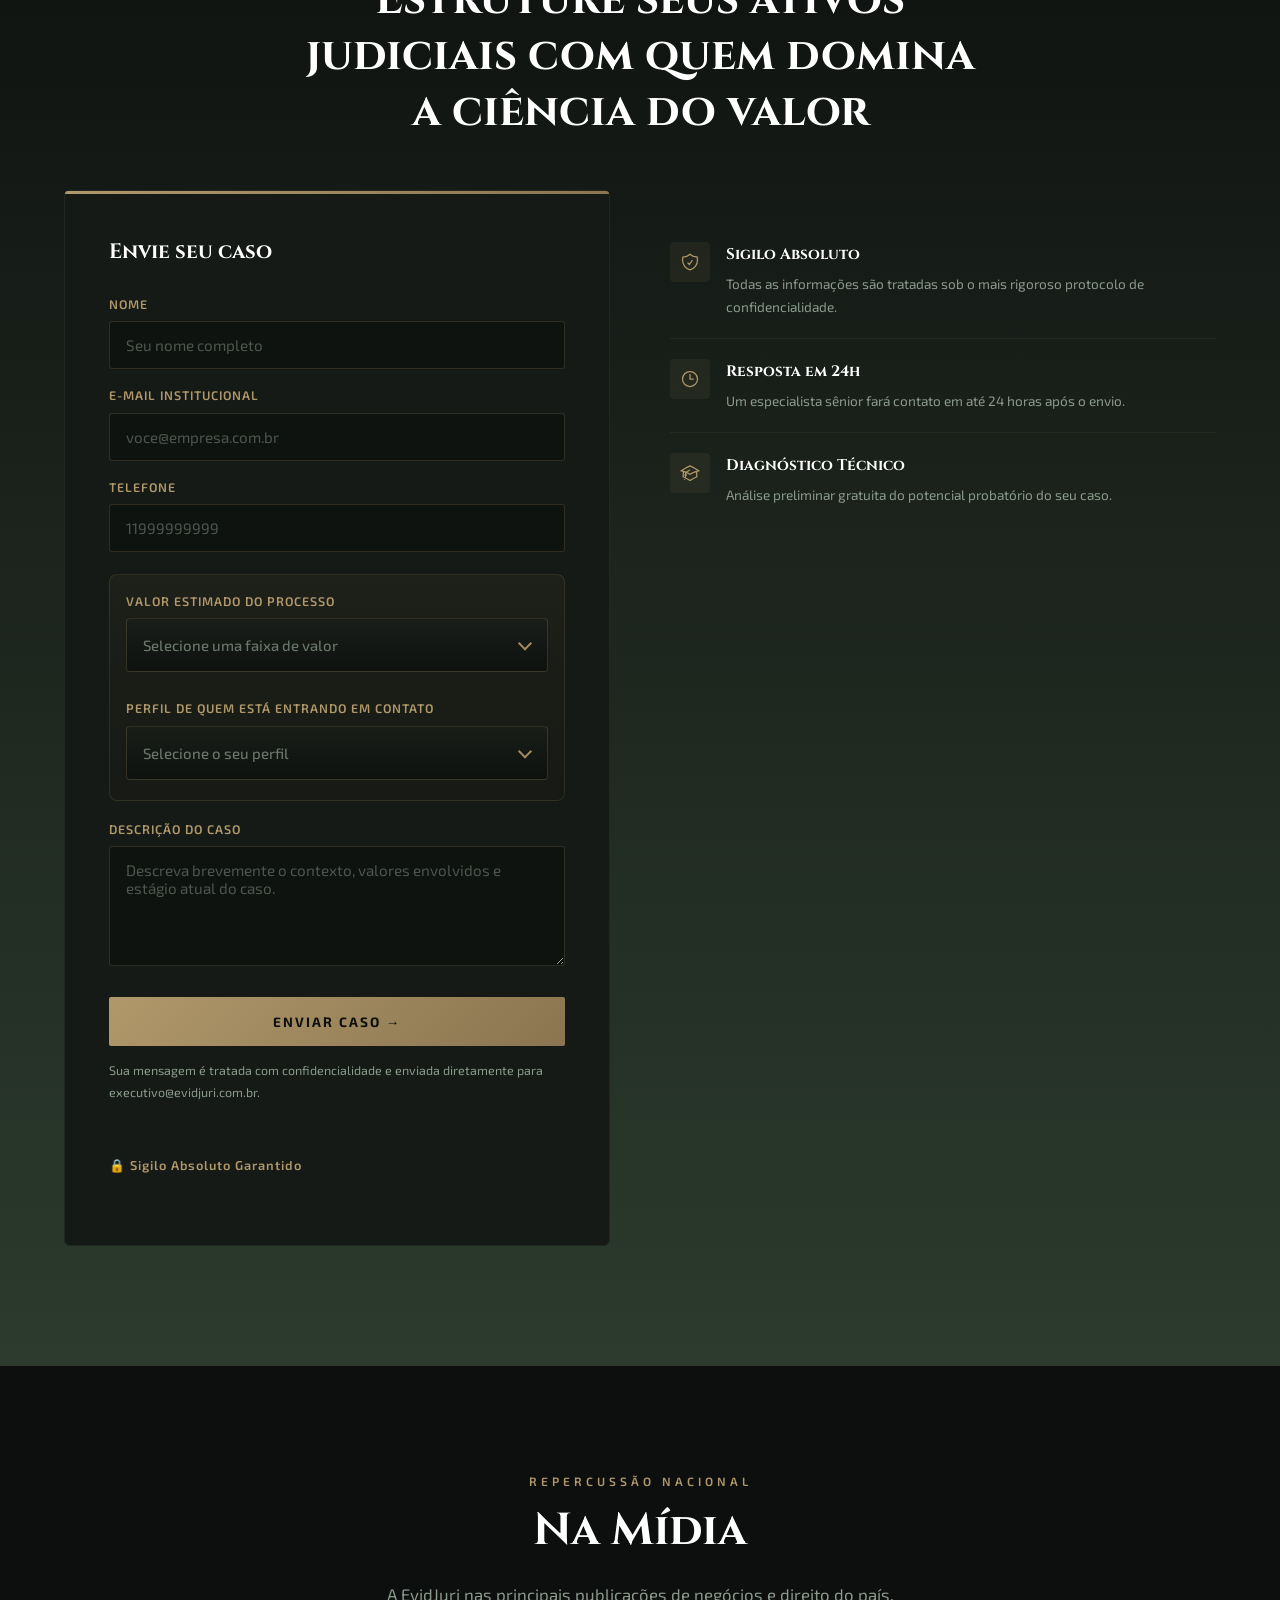
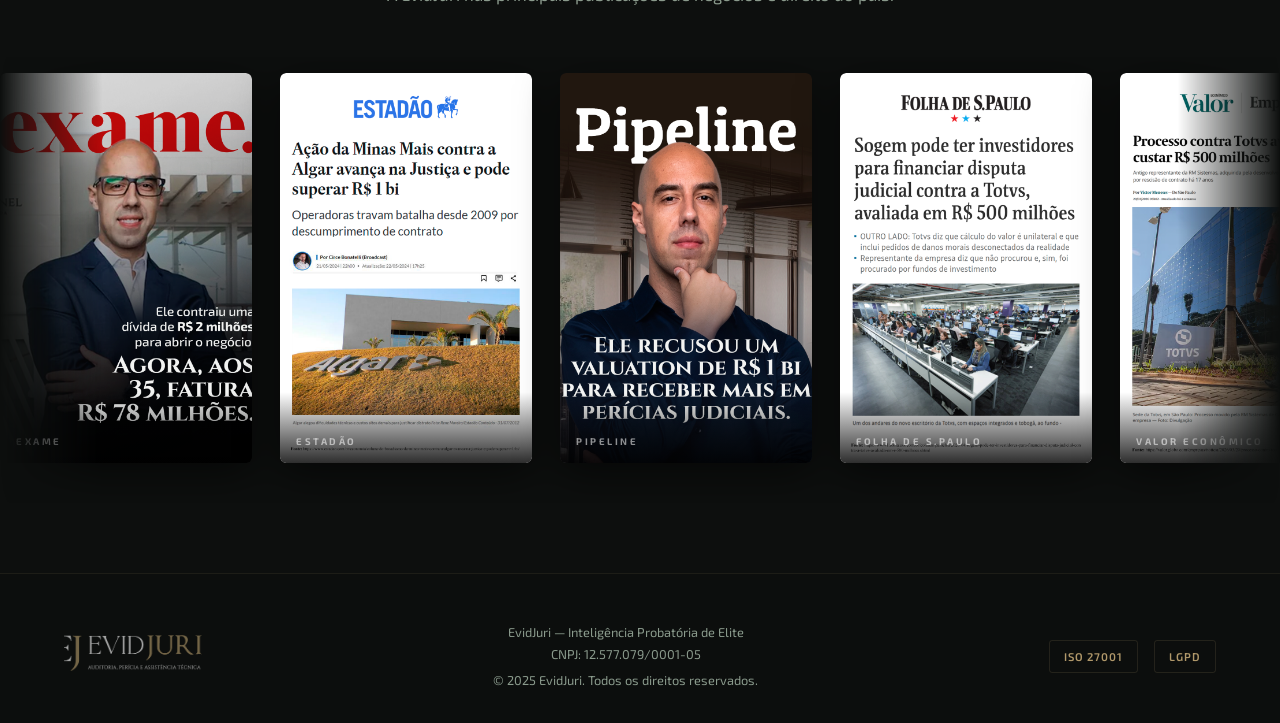
<file: LPEvidDuo-main 4/index.html>
<!DOCTYPE html>
<html lang="pt-BR">
<head>
  <meta charset="UTF-8">
  <meta name="viewport" content="width=device-width, initial-scale=1.0">
  <title>EvidJuri — Inteligência Probatória de Elite</title>
  <meta name="description" content="Convertemos litígios em ativos analisáveis pelo mercado de capitais. Inteligência probatória, valuation indenizatório e engenharia de nulidades.">
  <link rel="icon" type="image/png" sizes="512x512" href="assets/favicon-evidjuri-large.png">
  <link rel="apple-touch-icon" href="assets/favicon-evidjuri-large.png">
  <!-- Google Tag Manager -->
  <script>(function(w,d,s,l,i){w[l]=w[l]||[];w[l].push({'gtm.start':
  new Date().getTime(),event:'gtm.js'});var f=d.getElementsByTagName(s)[0],
  j=d.createElement(s),dl=l!='dataLayer'?'&l='+l:'';j.async=true;j.src=
  'https://www.googletagmanager.com/gtm.js?id='+i+dl;f.parentNode.insertBefore(j,f);
  })(window,document,'script','dataLayer','GTM-KG4XCJ99');</script>
  <!-- End Google Tag Manager -->
  <link rel="stylesheet" href="style.css?v=20260611-qualification-select-fix">
</head>
<body>
<!-- Google Tag Manager (noscript) -->
<noscript><iframe src="https://www.googletagmanager.com/ns.html?id=GTM-KG4XCJ99"
height="0" width="0" style="display:none;visibility:hidden"></iframe></noscript>
<!-- End Google Tag Manager (noscript) -->

<!-- ═══ NAVBAR ═══ -->
<nav class="navbar" id="navbar">
  <div class="container">
    <a href="#" class="nav-logo"><img src="assets/logo.png" alt="EvidJuri"></a>
    <div class="nav-links">
      <a href="#impacto">Impacto</a>
      <a href="#servicos">Serviços</a>
      <a href="#case">Case</a>
      <a href="#lideranca">Liderança</a>
      <a href="#contato" class="btn-outline nav-cta">Contato</a>
    </div>
    <button class="mobile-toggle" id="mobileToggle" aria-label="Menu">
      <span></span><span></span><span></span>
    </button>
  </div>
</nav>

<!-- ═══ HERO (Dobra 1) ═══ -->
<section class="hero" id="hero">
  <div class="particles" id="particles"></div>
  <div class="container">
    <div class="hero-grid">
      <div class="hero-content fade-up">
        <span class="section-label">Inteligência Probatória de Elite</span>
        <h1>Quando o valor do processo é alto<em> a prova técnica decide o resultado</em>.</h1>
        <p>A EvidJuri atua na estruturação técnica e probatória de litígios complexos envolvendo tecnologia, operações empresariais e grandes disputas financeiras.</p>
        <a href="#contato" class="btn-primary">Envie seu caso &#8594;</a>
      </div>
      <div class="hero-form-wrapper fade-up">
        <h3>Avaliação Técnica Confidencial</h3>
        <p class="form-sub">Preencha seus dados e um especialista entrará em contato em até 24h.</p>
        <form class="site-form ajax-form" action="https://api.web3forms.com/submit" method="POST">
          <!-- Use aqui a access_key criada no Web3Forms para executivo@evidjuri.com.br -->
          <input type="hidden" name="access_key" value="50f87894-b085-42fd-bc0e-f52f8620064e">
          <input type="hidden" name="subject" value="Novo lead — Diagnóstico Técnico EvidJuri">
          <input type="hidden" name="from_name" value="Landing EvidJuri">
          <input type="hidden" name="origem" value="Hero - Diagnóstico Técnico">
          <input type="hidden" name="message" value="Lead enviado pelo formulário de diagnóstico técnico da landing page.">
          <input type="checkbox" name="botcheck" class="honey-field" tabindex="-1" autocomplete="off">

          <div class="form-group">
            <label for="hero-name">Nome</label>
            <input id="hero-name" type="text" name="name" placeholder="Seu nome completo" required>
          </div>

          <div class="form-group">
            <label for="hero-phone">Telefone</label>
            <input id="hero-phone" class="phone-field" type="tel" name="phone" inputmode="numeric" autocomplete="tel-national" placeholder="11999999999" maxlength="15" required>
          </div>

          <div class="form-group">
            <label for="hero-email">E-mail</label>
            <input id="hero-email" type="email" name="email" placeholder="voce@empresa.com.br" required>
          </div>

          <div class="form-qualification">
            <div class="qualification-fields">
              <div class="form-group form-group--select">
                <label for="hero-claim-value">Valor estimado do processo</label>
                <div class="select-shell">
                  <select id="hero-claim-value" name="valor_estimado_processo" required>
                    <option value="" selected disabled>Selecione uma faixa de valor</option>
                    <option value="Até R$ 500 mil">Até R$ 500 mil</option>
                    <option value="Entre R$ 500 mil e R$ 1 milhão">Entre R$ 500 mil e R$ 1 milhão</option>
                    <option value="Entre R$ 1 milhão e R$ 5 milhões">Entre R$ 1 milhão e R$ 5 milhões</option>
                    <option value="Acima de R$ 5 milhões">Acima de R$ 5 milhões</option>
                    <option value="Não sei estimar ainda">Não sei estimar ainda</option>
                  </select>
                </div>
              </div>

              <div class="form-group form-group--select">
                <label for="hero-contact-profile">Perfil de quem está entrando em contato</label>
                <div class="select-shell">
                  <select id="hero-contact-profile" name="perfil_contato" required>
                    <option value="" selected disabled>Selecione o seu perfil</option>
                    <option value="Empresário ou diretor da empresa envolvida">Empresário ou diretor da empresa envolvida</option>
                    <option value="Advogado ou escritório de advocacia">Advogado ou escritório de advocacia</option>
                    <option value="Outro">Outro</option>
                  </select>
                </div>
              </div>
            </div>
          </div>

          <button type="submit" class="btn-primary form-submit">Solicitar contato &#8594;</button>
          <p class="form-disclaimer">Ao enviar, seus dados seguem com sigilo absoluto para a equipe EvidJuri em executivo@evidjuri.com.br.</p>
          <p class="form-status" data-form-status aria-live="polite"></p>
        </form>
      </div>
    </div>
  </div>
</section>

<!-- ═══ IMPACT NUMBERS (Dobra 2) ═══ -->
<section class="impact" id="impacto">
  <div class="container">
    <div class="fade-up" style="text-align:center;">
      <span class="section-label">Credenciais</span>
      <h2 class="section-title">Números que Impactam</h2>
    </div>
    <div class="impact-grid">
      <div class="impact-card fade-up">
        <div class="impact-number" data-target="8" data-prefix="+R$ " data-suffix=" Bi">+R$ 0 Bi</div>
        <div class="impact-label">Em resultados estruturados para nossos clientes</div>
      </div>
      <div class="impact-card fade-up">
        <div class="impact-number" data-target="20000" data-prefix="+" data-suffix="">+0</div>
        <div class="impact-label">Processos analisados sob rigor técnico e contábil</div>
      </div>
      <div class="impact-card fade-up">
        <div class="impact-number" data-target="95" data-prefix="" data-suffix="%">0%</div>
        <div class="impact-label">De assertividade em laudos e recursos em instâncias superiores</div>
      </div>
    </div>
  </div>
</section>

<!-- ═══ THESIS (Dobra 3) ═══ -->
<section class="thesis">
  <div class="container">
    <div class="thesis-inner fade-up">
      <div class="thesis-line"></div>
      <div>
        <span class="section-label">Nossa Missão</span>
        <blockquote>
          Grandes disputas <em>exigem mais do que</em><br>argumentação jurídica.
        </blockquote>
        <p class="section-desc" style="margin-top:24px;">Atuamos em litígios acima de R$1 milhão, estruturando provas, perícias e inteligência técnica para sustentar causas de alta materialidade financeira.</p>
        <a href="#contato" class="btn-primary" style="margin-top:32px;">Envie seu caso &#8594;</a>
      </div>
    </div>
  </div>
</section>

<!-- ═══ SERVICES (Dobra 4) ═══ -->
<section class="services" id="servicos">
  <div class="container">
    <div class="fade-up">
      <span class="section-label">Áreas de Atuação</span>
      <h2 class="section-title">Somos Especialistas Em</h2>
    </div>
    <div class="services-grid">
      <div class="service-card fade-up">
        <div class="service-icon">
          <svg width="24" height="24" fill="none" stroke="currentColor" stroke-width="1.5" viewBox="0 0 24 24"><path d="M9 17.25v1.007a3 3 0 0 1-.879 2.122L7.5 21h9l-.621-.621A3 3 0 0 1 15 18.257V17.25m6-12V15a2.25 2.25 0 0 1-2.25 2.25H5.25A2.25 2.25 0 0 1 3 15V5.25A2.25 2.25 0 0 1 5.25 3h13.5A2.25 2.25 0 0 1 21 5.25Z"/></svg>
        </div>
        <h3>Auditoria de Projetos de Software &amp; ERP</h3>
        <p>Investigação forense de falhas em implementações de Big Techs e sistemas críticos.</p>
      </div>
      <div class="service-card fade-up">
        <div class="service-icon">
          <svg width="24" height="24" fill="none" stroke="currentColor" stroke-width="1.5" viewBox="0 0 24 24"><path d="M3 13.125C3 12.504 3.504 12 4.125 12h2.25c.621 0 1.125.504 1.125 1.125v6.75C7.5 20.496 6.996 21 6.375 21h-2.25A1.125 1.125 0 0 1 3 19.875v-6.75ZM9.75 8.625c0-.621.504-1.125 1.125-1.125h2.25c.621 0 1.125.504 1.125 1.125v11.25c0 .621-.504 1.125-1.125 1.125h-2.25a1.125 1.125 0 0 1-1.125-1.125V8.625ZM16.5 4.125c0-.621.504-1.125 1.125-1.125h2.25C20.496 3 21 3.504 21 4.125v15.75c0 .621-.504 1.125-1.125 1.125h-2.25a1.125 1.125 0 0 1-1.125-1.125V4.125Z"/></svg>
        </div>
        <h3>Valuation Indenizatório &amp; Lucros Cessantes</h3>
        <p>Mensuração matemática do dano real, transformando expectativas em números auditáveis.</p>
      </div>
      <div class="service-card fade-up">
        <div class="service-icon">
          <svg width="24" height="24" fill="none" stroke="currentColor" stroke-width="1.5" viewBox="0 0 24 24"><path d="M12 6v6h4.5m4.5 0a9 9 0 1 1-18 0 9 9 0 0 1 18 0Z"/></svg>
        </div>
        <h3>Engenharia de Nulidades &amp; Reversão de Sentenças</h3>
        <p>Identificação de vícios periciais para destravar processos estagnados ou desfavoráveis.</p>
      </div>
      <div class="service-card fade-up">
        <div class="service-icon">
          <svg width="24" height="24" fill="none" stroke="currentColor" stroke-width="1.5" viewBox="0 0 24 24"><path d="M12 21v-8.25M15.75 21v-8.25M8.25 21v-8.25M3 9l9-6 9 6m-1.5 12V10.332A48.36 48.36 0 0 0 12 9.75c-2.551 0-5.056.2-7.5.582V21"/></svg>
        </div>
        <h3>Atuação como Amicus Curiae</h3>
        <p>Suporte técnico especializado para fundamentação de teses em tribunais superiores (STJ/STF).</p>
      </div>
    </div>
  </div>
</section>

<!-- ═══ INVESTOR TESTIMONIAL (Dobra 4.5) ═══ -->
<section class="testimonial-section">
  <div class="container">
    <div class="fade-up" style="text-align:center;">
      <span class="section-label">Visão do Mercado</span>
      <h2 class="section-title">O que dizem os investidores</h2>
    </div>
    <div class="testimonial-card fade-up">
      <div class="testimonial-quote-icon">&#8220;</div>
      <blockquote class="testimonial-text">
        A EvidJuri entrega o que nenhum escritório tradicional consegue: um laudo que o mercado de capitais consegue ler como ativo. Quando vi a metodologia aplicada ao caso Siemens, ficou claro que estávamos diante de uma tese de investimento — não apenas de um processo judicial.
      </blockquote>
      <div class="testimonial-author">
        <div class="testimonial-avatar">MR</div>
        <div>
          <div class="testimonial-name">M. Rodrigues</div>
          <div class="testimonial-role">Gestor de Fundo de Litigation Finance</div>
        </div>
      </div>
    </div>
  </div>
</section>

<!-- ═══ CASE STUDY (Dobra 5) ═══ -->
<section class="case-study" id="case">
  <div class="container">
    <div class="fade-up">
      <span class="section-label">Resultados Comprovados</span>
      <h2 class="section-title">Case Siemens: +2.000% de crescimento<br>no acordo final</h2>
    </div>
    <div class="case-grid">
      <div class="case-visual fade-up">
        <div class="case-visual-inner">
          <div class="case-brand">SIEMENS</div>
          <div class="case-amount-label">Estimativa inicial</div>
          <div style="font-family:var(--font-heading);font-size:1.4rem;color:var(--text-muted);text-decoration:line-through;">R$ 433 mil</div>
          <div class="case-arrow">
            <div class="line"></div>
            <span>&#9650;</span>
            <div class="line"></div>
          </div>
          <div class="case-amount-label">Valor reconhecido judicialmente</div>
          <div class="case-amount">R$ 50 Mi</div>
          <div style="margin-top:16px;padding-top:16px;border-top:1px solid rgba(176,152,106,.15);">
            <div class="case-amount-label">Acordo final para o cliente</div>
            <div style="font-family:var(--font-heading);font-size:1.8rem;font-weight:900;color:var(--gold);">R$ 10,6 Mi</div>
          </div>
        </div>
      </div>
      <div class="fade-up">
        <ul class="case-steps">
          <li>
            <div class="step-marker">01</div>
            <div class="step-text"><strong>o cenário:</strong> Uma disputa tecnológica inicialmente estimada em R$ 433 mil.</div>
          </li>
          <li>
            <div class="step-marker">02</div>
            <div class="step-text"><strong>a intervenção EvidJuri:</strong> Através de uma perícia técnica estruturada e da correta mensuração do dano, a tese foi elevada ao seu valor real de mercado.</div>
          </li>
          <li>
            <div class="step-marker">03</div>
            <div class="step-text"><strong>o resultado:</strong> Uma indenização de R$ 50 milhões reconhecidos judicialmente, resultando em um acordo final de <strong>R$ 10,6 milhões</strong> para o cliente. A prova técnica foi o catalisador da liquidez.</div>
          </li>
        </ul>
      </div>
    </div>
  </div>
</section>

<!-- ═══ LEADERSHIP (Dobra 6) ═══ -->
<section class="leadership" id="lideranca">
  <div class="container">
    <div class="fade-up">
      <span class="section-label">Liderança</span>
      <h2 class="section-title">Inteligência Probatória sob a<br>Liderança de Sthefano Cruvinel</h2>
    </div>
    <div class="leadership-grid">
      <div class="leader-photo fade-up">
        <img src="assets/sthefano-cruvinel.jpg" alt="Sthefano Cruvinel — CEO EvidJuri">
      </div>
      <div class="leader-info fade-up">
        <h3>Sthefano Cruvinel</h3>
        <span class="leader-role">Fundador &amp; CEO</span>

        <h4 class="method-title">O que é a 3ANIII?</h4>
        <p>A metodologia exclusiva funde dois pilares de excelência para eliminar a subjetividade nos tribunais:</p>
        <ul class="method-list">
          <li><strong>Triple A (3A):</strong> a mobilização de especialistas globais (&ldquo;Experts&rdquo;) de elite para cada área do caso.</li>
          <li><strong>N3:</strong> o nível máximo de aprofundamento técnico e processual, garantindo imersão absoluta no tema.</li>
        </ul>

        <h4 class="method-subtitle">Os diferenciais que destravam o valor real:</h4>
        <ul class="method-list">
          <li><strong>Ruptura da monodisciplinaridade:</strong> enquanto peritos tradicionais atuam de forma isolada, nossas equipes reúnem especialistas do ITA, pós-doutores e experts em Jurimetria, Ciências Forenses e Engenharia de Nulidades.</li>
          <li><strong>Foco estratégico em valuation:</strong> aplicamos o rigor de profissionais de M&amp;A (Fusões e Aquisições) para apurar danos e lucros cessantes, elevando o potencial econômico indenitário e facilitando acordos sem perdas.</li>
          <li><strong>Rigor acadêmico em instâncias superiores:</strong> construímos teses e pareceres com profundidade científica para sustentações decisivas no STJ e STF.</li>
          <li><strong>Assertividade de elite:</strong> esta profundidade técnica confere à EvidJuri uma credibilidade nacional com 95% de assertividade histórica.</li>
        </ul>

        <p style="margin-top:20px;">A EvidJuri opera como uma Boutique Forense, utilizando a metodologia exclusiva 3ANIII para garantir que cada ativo judicial possua o lastro científico exigido pelo mercado de capitais. Nossa atuação é o ponto de equilíbrio entre o Direito de alta complexidade e a Engenharia Financeira.</p>

        <a href="#contato" class="btn-primary" style="margin-top:28px;">Solicitar acesso à visão completa &#8594;</a>
      </div>
    </div>
  </div>
</section>

<!-- ═══ CONTACT (Dobra 7) ═══ -->
<section class="contact" id="contato">
  <div class="container">
    <div class="fade-up" style="text-align:center; max-width:700px; margin:0 auto;">
      <span class="section-label">Próximo Passo</span>
      <h2 class="section-title">Estruture seus ativos judiciais com quem domina a ciência do valor</h2>
    </div>
    <div class="contact-grid">
      <div class="contact-form fade-up">
        <h3>Envie seu caso</h3>
        <form class="site-form ajax-form" action="https://api.web3forms.com/submit" method="POST">
          <!-- Use aqui a access_key criada no Web3Forms para executivo@evidjuri.com.br -->
          <input type="hidden" name="access_key" value="50f87894-b085-42fd-bc0e-f52f8620064e">
          <input type="hidden" name="subject" value="Novo caso — Contato EvidJuri">
          <input type="hidden" name="from_name" value="Landing EvidJuri">
          <input type="hidden" name="origem" value="Contato - Envie seu caso">
          <input type="checkbox" name="botcheck" class="honey-field" tabindex="-1" autocomplete="off">

          <div class="form-group">
            <label for="contact-name">Nome</label>
            <input id="contact-name" type="text" name="name" placeholder="Seu nome completo" required>
          </div>

          <div class="form-group">
            <label for="contact-email">E-mail Institucional</label>
            <input id="contact-email" type="email" name="email" placeholder="voce@empresa.com.br" required>
          </div>

          <div class="form-group">
            <label for="contact-phone">Telefone</label>
            <input id="contact-phone" class="phone-field" type="tel" name="phone" inputmode="numeric" autocomplete="tel-national" placeholder="11999999999" maxlength="15" required>
          </div>

          <div class="form-qualification">
            <div class="qualification-fields">
              <div class="form-group form-group--select">
                <label for="contact-claim-value">Valor estimado do processo</label>
                <div class="select-shell">
                  <select id="contact-claim-value" name="valor_estimado_processo" required>
                    <option value="" selected disabled>Selecione uma faixa de valor</option>
                    <option value="Até R$ 500 mil">Até R$ 500 mil</option>
                    <option value="Entre R$ 500 mil e R$ 1 milhão">Entre R$ 500 mil e R$ 1 milhão</option>
                    <option value="Entre R$ 1 milhão e R$ 5 milhões">Entre R$ 1 milhão e R$ 5 milhões</option>
                    <option value="Acima de R$ 5 milhões">Acima de R$ 5 milhões</option>
                    <option value="Não sei estimar ainda">Não sei estimar ainda</option>
                  </select>
                </div>
              </div>

              <div class="form-group form-group--select">
                <label for="contact-profile">Perfil de quem está entrando em contato</label>
                <div class="select-shell">
                  <select id="contact-profile" name="perfil_contato" required>
                    <option value="" selected disabled>Selecione o seu perfil</option>
                    <option value="Empresário ou diretor da empresa envolvida">Empresário ou diretor da empresa envolvida</option>
                    <option value="Advogado ou escritório de advocacia">Advogado ou escritório de advocacia</option>
                    <option value="Outro">Outro</option>
                  </select>
                </div>
              </div>
            </div>
          </div>

          <div class="form-group">
            <label for="contact-message">Descrição do Caso</label>
            <textarea id="contact-message" name="message" placeholder="Descreva brevemente o contexto, valores envolvidos e estágio atual do caso." required></textarea>
          </div>

          <button type="submit" class="btn-primary form-submit">Enviar caso &#8594;</button>
          <p class="form-disclaimer">Sua mensagem é tratada com confidencialidade e enviada diretamente para executivo@evidjuri.com.br.</p>
          <p class="form-status" data-form-status aria-live="polite"></p>
        </form>
        <div class="sigilo-badge">&#128274; Sigilo Absoluto Garantido</div>
      </div>
      <div class="fade-up">
        <div class="trust-items">
          <div class="trust-item">
            <div class="trust-icon">
              <svg width="20" height="20" fill="none" stroke="currentColor" stroke-width="1.5" viewBox="0 0 24 24"><path d="M9 12.75 11.25 15 15 9.75m-3-7.036A11.959 11.959 0 0 1 3.598 6 11.99 11.99 0 0 0 3 9.749c0 5.592 3.824 10.29 9 11.623 5.176-1.332 9-6.03 9-11.622 0-1.31-.21-2.571-.598-3.751h-.152c-3.196 0-6.1-1.248-8.25-3.285Z"/></svg>
            </div>
            <div>
              <h4>Sigilo Absoluto</h4>
              <p>Todas as informações são tratadas sob o mais rigoroso protocolo de confidencialidade.</p>
            </div>
          </div>
          <div class="trust-item">
            <div class="trust-icon">
              <svg width="20" height="20" fill="none" stroke="currentColor" stroke-width="1.5" viewBox="0 0 24 24"><path d="M12 6v6h4.5m4.5 0a9 9 0 1 1-18 0 9 9 0 0 1 18 0Z"/></svg>
            </div>
            <div>
              <h4>Resposta em 24h</h4>
              <p>Um especialista sênior fará contato em até 24 horas após o envio.</p>
            </div>
          </div>
          <div class="trust-item">
            <div class="trust-icon">
              <svg width="20" height="20" fill="none" stroke="currentColor" stroke-width="1.5" viewBox="0 0 24 24"><path d="M4.26 10.147a60.438 60.438 0 0 0-.491 6.347A48.62 48.62 0 0 1 12 20.904a48.62 48.62 0 0 1 8.232-4.41 60.46 60.46 0 0 0-.491-6.347m-15.482 0a50.636 50.636 0 0 0-2.658-.813A59.906 59.906 0 0 1 12 3.493a59.903 59.903 0 0 1 10.399 5.84c-.896.248-1.783.52-2.658.814m-15.482 0A50.717 50.717 0 0 1 12 13.489a50.702 50.702 0 0 1 7.74-3.342M6.75 15a.75.75 0 1 0 0-1.5.75.75 0 0 0 0 1.5Zm0 0v-3.675A55.378 55.378 0 0 1 12 8.443m-7.007 11.55A5.981 5.981 0 0 0 6.75 15.75v-1.5"/></svg>
            </div>
            <div>
              <h4>Diagnóstico Técnico</h4>
              <p>Análise preliminar gratuita do potencial probatório do seu caso.</p>
            </div>
          </div>
        </div>
      </div>
    </div>
  </div>
</section>

<!-- ═══ PRESS / NA MÍDIA — CARROSSEL DE REVISTAS (Dobra 6.5) ═══ -->
<section class="press-section" id="midia">
  <div class="container">
    <div class="fade-up" style="text-align:center;">
      <span class="section-label">Repercussão Nacional</span>
      <h2 class="section-title">Na Mídia</h2>
      <p class="section-desc" style="max-width:560px;margin:0 auto 0;color:var(--text-muted);">A EvidJuri nas principais publicações de negócios e direito do país.</p>
    </div>
  </div>

  <div class="magazine-carousel-wrapper fade-up">
    <div class="magazine-track" id="magazineTrack">
      <a href="https://exame.com/negocios/ele-contraiu-uma-divida-de-r-2-milhoes-para-abrir-o-negocio-agora-aos-35-fatura-r-78-milhoes/" target="_blank" rel="noopener" class="magazine-cover mag--photo">
        <img src="assets/press-exame.png" alt="Exame — EvidJuri fatura R$ 78 milhões" class="mag-photo">
        <div class="mag-photo-overlay">
          <span class="mag-photo-pub">EXAME</span>
          <span class="mag-photo-cta">Ler mat&eacute;ria &#8594;</span>
        </div>
      </a>

      <a href="https://estadao.com.br/economia/coluna-do-broad/acao-da-minas-mais-contra-a-algar-avanca-na-justica-e-pode-superar-r-1-bi/" target="_blank" rel="noopener" class="magazine-cover mag--photo">
        <img src="assets/press-estadao.png" alt="Estadão — Ação pode superar R$ 1 bi" class="mag-photo">
        <div class="mag-photo-overlay">
          <span class="mag-photo-pub">ESTAD&Atilde;O</span>
          <span class="mag-photo-cta">Ler mat&eacute;ria &#8594;</span>
        </div>
      </a>

      <div class="magazine-cover mag--photo">
        <img src="assets/press-pipeline.png" alt="Pipeline — Valuation de R$ 1 bi recusado" class="mag-photo">
        <div class="mag-photo-overlay">
          <span class="mag-photo-pub">PIPELINE</span>
        </div>
      </div>

      <a href="https://www1.folha.uol.com.br/colunas/painelsa/2026/04/sogem-pode-ter-investidores-para-financiar-disputa-judicial-contra-a-totvs-avaliada-em-r-500-milhoes.shtml" target="_blank" rel="noopener" class="magazine-cover mag--photo">
        <img src="assets/press-folha2.png" alt="Folha de S.Paulo — Sogem vs Totvs R$ 500 mi" class="mag-photo">
        <div class="mag-photo-overlay">
          <span class="mag-photo-pub">FOLHA DE S.PAULO</span>
          <span class="mag-photo-cta">Ler mat&eacute;ria &#8594;</span>
        </div>
      </a>

      <a href="https://valor.globo.com/empresas/noticia/2026/03/20/processo-contra-totvs-avanca-e-pode-custar-r-500-milhoes.ghtml" target="_blank" rel="noopener" class="magazine-cover mag--photo">
        <img src="assets/press-valor2.png" alt="Valor Econômico — Processo Totvs R$ 500 milhões" class="mag-photo">
        <div class="mag-photo-overlay">
          <span class="mag-photo-pub">VALOR ECON&Ocirc;MICO</span>
          <span class="mag-photo-cta">Ler mat&eacute;ria &#8594;</span>
        </div>
      </a>

      <a href="https://forbes.com.br/forbes-mkt/2024/08/mais-que-uma-rede-twitter-foi-a-queridinha-da-publicidade-brasileira/" target="_blank" rel="noopener" class="magazine-cover mag--photo">
        <img src="assets/press-forbes.jpeg" alt="Forbes — Mais que uma rede: Twitter foi a queridinha da publicidade brasileira" class="mag-photo">
        <div class="mag-photo-overlay">
          <span class="mag-photo-pub">FORBES</span>
          <span class="mag-photo-cta">Ler mat&eacute;ria &#8594;</span>
        </div>
      </a>

      <a href="https://www1.folha.uol.com.br/colunas/painelsa/2025/12/em-batalha-contra-big-techs-evidjuri-capta-r-40-milhoes-com-venda-de-recebiveis.shtml" target="_blank" rel="noopener" class="magazine-cover mag--photo">
        <img src="assets/press-folha.png" alt="Folha de S.Paulo — EvidJuri capta R$ 40 milhões" class="mag-photo">
        <div class="mag-photo-overlay">
          <span class="mag-photo-pub">FOLHA DE S.PAULO</span>
          <span class="mag-photo-cta">Ler mat&eacute;ria &#8594;</span>
        </div>
      </a>
    </div>
  </div>
</section>

<!-- ═══ FOOTER ═══ -->
<footer class="footer">
  <div class="container">
    <div class="footer-inner">
      <div class="footer-logo"><img src="assets/logo.png" alt="EvidJuri"></div>
      <div class="footer-info">
        <p>EvidJuri — Inteligência Probatória de Elite</p>
        <p>CNPJ: 12.577.079/0001-05</p>
        <p style="margin-top:4px;">&copy; 2025 EvidJuri. Todos os direitos reservados.</p>
      </div>
      <div class="footer-seals">
        <span class="seal">ISO 27001</span>
        <span class="seal">LGPD</span>
      </div>
    </div>
  </div>
</footer>

<!-- ═══ STICKY MOBILE CTA ═══ -->
<a href="#contato" class="sticky-cta" id="stickyCta" style="display:flex;align-items:center;gap:8px;">&#9998; Enviar meu caso</a>

<!-- ═══ SCRIPTS ═══ -->
<script>
const navbar = document.getElementById('navbar');
window.addEventListener('scroll', () => {
  navbar.classList.toggle('scrolled', window.scrollY > 60);
});

(function createParticles() {
  const container = document.getElementById('particles');
  for (let i = 0; i < 30; i++) {
    const p = document.createElement('div');
    p.className = 'particle';
    p.style.left = Math.random() * 100 + '%';
    p.style.top = Math.random() * 100 + '%';
    p.style.animationDelay = Math.random() * 10 + 's';
    p.style.animationDuration = (8 + Math.random() * 10) + 's';
    container.appendChild(p);
  }
})();

const fadeEls = document.querySelectorAll('.fade-up');
const fadeObserver = new IntersectionObserver((entries) => {
  entries.forEach((entry) => {
    if (entry.isIntersecting) {
      entry.target.classList.add('visible');
      fadeObserver.unobserve(entry.target);
    }
  });
}, { threshold: 0.15, rootMargin: '0px 0px -40px 0px' });
fadeEls.forEach((el) => fadeObserver.observe(el));

function animateCounter(el) {
  const target = parseInt(el.dataset.target, 10);
  const prefix = el.dataset.prefix || '';
  const suffix = el.dataset.suffix || '';
  const duration = 2000;
  const start = performance.now();

  function update(now) {
    const elapsed = now - start;
    const progress = Math.min(elapsed / duration, 1);
    const eased = 1 - Math.pow(1 - progress, 3);
    const current = Math.floor(eased * target);
    el.textContent = prefix + current.toLocaleString('pt-BR') + suffix;
    if (progress < 1) {
      requestAnimationFrame(update);
    }
  }

  requestAnimationFrame(update);
}

const counterEls = document.querySelectorAll('.impact-number');
const counterObserver = new IntersectionObserver((entries) => {
  entries.forEach((entry) => {
    if (entry.isIntersecting) {
      animateCounter(entry.target);
      counterObserver.unobserve(entry.target);
    }
  });
}, { threshold: 0.5 });
counterEls.forEach((el) => counterObserver.observe(el));

document.querySelectorAll('a[href^="#"]').forEach((anchor) => {
  anchor.addEventListener('click', (event) => {
    event.preventDefault();
    const target = document.querySelector(anchor.getAttribute('href'));
    if (target) {
      target.scrollIntoView({ behavior: 'smooth', block: 'start' });
    }
  });
});

(function initMarquee() {
  const track = document.getElementById('magazineTrack');
  if (!track) {
    return;
  }

  const strip = document.createElement('div');
  strip.className = 'mag-strip';

  const cards = Array.from(track.querySelectorAll('.magazine-cover'));
  cards.forEach((card) => strip.appendChild(card));

  cards.forEach((card) => {
    const clone = card.cloneNode(true);
    clone.setAttribute('aria-hidden', 'true');
    strip.appendChild(clone);
  });

  track.appendChild(strip);
})();

function getPhoneDigits(value) {
  return value.replace(/\D/g, '').slice(0, 11);
}

function formatPhoneValue(digits) {
  if (digits.length === 11) {
    return digits.replace(/(\d{2})(\d{5})(\d{4})/, '($1) $2-$3');
  }

  if (digits.length === 10) {
    return digits.replace(/(\d{2})(\d{4})(\d{4})/, '($1) $2-$3');
  }

  return digits;
}

document.querySelectorAll('.phone-field').forEach((field) => {
  field.addEventListener('focus', () => {
    field.value = getPhoneDigits(field.value);
  });

  field.addEventListener('input', () => {
    const digits = getPhoneDigits(field.value);
    field.value = digits;

    if (digits.length > 0 && digits.length < 10) {
      field.setCustomValidity('Informe um telefone com DDD.');
      return;
    }

    field.setCustomValidity('');
  });

  field.addEventListener('blur', () => {
    const digits = getPhoneDigits(field.value);

    if (digits.length === 10 || digits.length === 11) {
      field.value = formatPhoneValue(digits);
      field.setCustomValidity('');
      return;
    }

    if (digits.length > 0) {
      field.setCustomValidity('Informe um telefone valido com 10 ou 11 digitos.');
      field.reportValidity();
    } else {
      field.setCustomValidity('');
    }
  });
});

document.querySelectorAll('.ajax-form').forEach((form) => {
  const submitButton = form.querySelector('.form-submit');
  const status = form.querySelector('[data-form-status]');
  const defaultButtonLabel = submitButton ? submitButton.textContent : '';

  form.addEventListener('submit', async (event) => {
    event.preventDefault();

    if (!status || !submitButton) {
      return;
    }

    if (window.location.protocol === 'file:') {
      status.textContent = 'Abra esta pagina por um servidor local, como http://127.0.0.1:4173, porque o envio externo nao deve ser testado via file://.';
      status.className = 'form-status is-error';
      return;
    }

    const phoneFields = form.querySelectorAll('.phone-field');

    phoneFields.forEach((field) => {
      const digits = getPhoneDigits(field.value);
      field.value = formatPhoneValue(digits);

      if (digits.length !== 10 && digits.length !== 11) {
        field.setCustomValidity('Informe um telefone valido com 10 ou 11 digitos.');
      } else {
        field.setCustomValidity('');
      }
    });

    if (!form.reportValidity()) {
      event.preventDefault();
      status.textContent = 'Revise os campos destacados antes de enviar.';
      status.className = 'form-status is-error';
      return;
    }

    submitButton.disabled = true;
    submitButton.textContent = 'Enviando...';
    status.textContent = 'Enviando seus dados...';
    status.className = 'form-status';

    try {
      const formData = new FormData(form);
      const response = await fetch(form.action, {
        method: 'POST',
        body: formData
      });
      const result = await response.json().catch(() => ({}));
      const errorMessage = result.message || (result.body && result.body.message);

      if (!response.ok || !result.success) {
        throw new Error(errorMessage || 'Nao foi possivel enviar agora.');
      }

      form.reset();
      status.textContent = 'Formulario enviado com sucesso. A equipe EvidJuri fara contato em breve.';
      status.className = 'form-status is-success';
    } catch (error) {
      status.textContent = error.message || 'Nao foi possivel enviar agora. Tente novamente em instantes.';
      status.className = 'form-status is-error';
    } finally {
      submitButton.disabled = false;
      submitButton.textContent = defaultButtonLabel;
    }
  });
});
</script>

</body>
</html>
</file>
<file: style.css>
@import url('https://fonts.googleapis.com/css2?family=Cinzel:wght@400;700;900&family=Exo+2:wght@300;400;600;700;800&display=swap');

:root {
  --gold: #b0986a;
  --gold-light: #c9b48a;
  --gold-dark: #8a7550;
  --dark-green: #2c3b2d;
  --dark-bg: #0d0f0e;
  --dark-card: #151a16;
  --dark-card-border: #1f2921;
  --cream: #f5f0e8;
  --white: #ffffff;
  --text-muted: #8a9a8c;
  --navy: #111827;
  --font-heading: 'Cinzel', serif;
  --font-body: 'Exo 2', sans-serif;
}

*, *::before, *::after { box-sizing: border-box; margin: 0; padding: 0; }

html { scroll-behavior: smooth; font-size: 16px; }

body {
  font-family: var(--font-body);
  background: var(--dark-bg);
  color: var(--cream);
  overflow-x: hidden;
  line-height: 1.7;
}

.container { max-width: 1200px; margin: 0 auto; padding: 0 24px; }
.gold-text { color: var(--gold); }
.section-label {
  font-family: var(--font-body);
  font-weight: 600;
  font-size: .75rem;
  letter-spacing: 4px;
  text-transform: uppercase;
  color: var(--gold);
  margin-bottom: 12px;
  display: inline-block;
}
.section-title {
  font-family: var(--font-heading);
  font-size: clamp(1.8rem, 4vw, 2.8rem);
  font-weight: 700;
  line-height: 1.25;
  color: var(--white);
  margin-bottom: 20px;
}
.section-desc {
  font-size: 1.05rem;
  color: var(--text-muted);
  max-width: 720px;
  line-height: 1.8;
}

.btn-primary {
  display: inline-flex;
  align-items: center;
  gap: 10px;
  padding: 16px 36px;
  background: linear-gradient(135deg, var(--gold), var(--gold-dark));
  color: var(--dark-bg);
  font-family: var(--font-body);
  font-weight: 700;
  font-size: .85rem;
  letter-spacing: 2px;
  text-transform: uppercase;
  border: none;
  border-radius: 2px;
  cursor: pointer;
  text-decoration: none;
  transition: all .35s ease;
  position: relative;
  overflow: hidden;
}
.btn-primary::before {
  content: '';
  position: absolute;
  top: 0; left: -100%;
  width: 100%; height: 100%;
  background: linear-gradient(90deg, transparent, rgba(255,255,255,.15), transparent);
  transition: left .5s ease;
}
.btn-primary:hover::before { left: 100%; }
.btn-primary:hover { transform: translateY(-2px); box-shadow: 0 8px 30px rgba(176,152,106,.35); }

.btn-outline {
  display: inline-flex;
  align-items: center;
  gap: 10px;
  padding: 14px 32px;
  background: transparent;
  color: var(--gold);
  font-family: var(--font-body);
  font-weight: 600;
  font-size: .85rem;
  letter-spacing: 2px;
  text-transform: uppercase;
  border: 1px solid var(--gold);
  border-radius: 2px;
  cursor: pointer;
  text-decoration: none;
  transition: all .35s ease;
}
.btn-outline:hover { background: var(--gold); color: #000; }
.nav-links a.btn-outline:hover { color: #000; }

.navbar {
  position: fixed;
  top: 0; left: 0; right: 0;
  z-index: 1000;
  padding: 18px 0;
  transition: all .4s ease;
  background: transparent;
}
.navbar.scrolled {
  background: rgba(13,15,14,.92);
  backdrop-filter: blur(20px);
  padding: 12px 0;
  border-bottom: 1px solid rgba(176,152,106,.1);
}
.navbar .container { display: flex; align-items: center; justify-content: space-between; }
.nav-logo img { height: 48px; filter: brightness(1.1); }
.nav-links { display: flex; gap: 32px; align-items: center; }
.nav-links a {
  color: var(--cream);
  text-decoration: none;
  font-size: .82rem;
  font-weight: 500;
  letter-spacing: 1.5px;
  text-transform: uppercase;
  transition: color .3s;
  font-family: var(--font-body);
}
.nav-links a:hover { color: var(--gold); }
.nav-cta { margin-left: 12px; }
.mobile-toggle { display: none; background: none; border: none; cursor: pointer; }
.mobile-toggle span { display: block; width: 24px; height: 2px; background: var(--gold); margin: 5px 0; transition: all .3s; }

.hero {
  min-height: 100vh;
  display: flex;
  align-items: center;
  position: relative;
  padding: 120px 0 80px;
  overflow: hidden;
}
.hero::before {
  content: '';
  position: absolute;
  inset: 0;
  background:
    radial-gradient(ellipse at 20% 50%, rgba(44,59,45,.4) 0%, transparent 60%),
    radial-gradient(ellipse at 80% 20%, rgba(176,152,106,.08) 0%, transparent 50%);
  pointer-events: none;
}
.hero-grid {
  display: grid;
  grid-template-columns: 1fr 1fr;
  gap: 60px;
  align-items: center;
  position: relative;
  z-index: 2;
}
.hero-content h1 {
  font-family: var(--font-heading);
  font-size: clamp(2rem, 4.5vw, 3.2rem);
  font-weight: 700;
  line-height: 1.2;
  color: var(--white);
  margin-bottom: 24px;
}
.hero-content h1 em {
  font-style: normal;
  color: var(--gold);
}
.hero-content p {
  font-size: 1.05rem;
  color: var(--text-muted);
  line-height: 1.8;
  margin-bottom: 32px;
  max-width: 540px;
}
.hero-form-wrapper {
  background: rgba(21,26,22,.75);
  backdrop-filter: blur(20px);
  border: 1px solid rgba(176,152,106,.15);
  border-radius: 6px;
  padding: 40px;
  position: relative;
}
.hero-form-wrapper::before {
  content: '';
  position: absolute;
  top: 0; left: 0; right: 0;
  height: 3px;
  background: linear-gradient(90deg, var(--gold), var(--gold-dark));
}
.hero-form-wrapper h3 {
  font-family: var(--font-heading);
  font-size: 1.2rem;
  color: var(--white);
  margin-bottom: 6px;
}
.hero-form-wrapper .form-sub {
  font-size: .88rem;
  color: var(--text-muted);
  margin-bottom: 24px;
}
.form-group { margin-bottom: 16px; }
.form-group label {
  display: block;
  font-size: .78rem;
  font-weight: 600;
  letter-spacing: 1px;
  text-transform: uppercase;
  color: var(--gold);
  margin-bottom: 6px;
}
.form-group input {
  width: 100%;
  padding: 14px 16px;
  background: rgba(13,15,14,.6);
  border: 1px solid rgba(176,152,106,.2);
  border-radius: 3px;
  color: var(--cream);
  font-family: var(--font-body);
  font-size: .95rem;
  transition: border-color .3s;
  outline: none;
}
.form-group input:focus { border-color: var(--gold); }
.form-group input::placeholder { color: rgba(138,154,140,.5); }
.site-form { margin-top: 8px; }
.form-submit {
  width: 100%;
  justify-content: center;
  margin-top: 8px;
}
.form-submit:disabled {
  cursor: wait;
  opacity: .7;
  transform: none;
  box-shadow: none;
}
.form-disclaimer {
  margin-top: 14px;
  color: var(--text-muted);
  font-size: .78rem;
  line-height: 1.7;
}
.form-status {
  min-height: 24px;
  margin-top: 12px;
  font-size: .82rem;
  color: var(--text-muted);
}
.form-status.is-success { color: #b8ddb8; }
.form-status.is-error { color: #f0b2a8; }
.honey-field {
  position: absolute;
  opacity: 0;
  pointer-events: none;
  height: 0;
  width: 0;
}

.particles {
  position: absolute;
  inset: 0;
  pointer-events: none;
  overflow: hidden;
}
.particle {
  position: absolute;
  width: 3px; height: 3px;
  background: var(--gold);
  border-radius: 50%;
  opacity: .25;
  animation: floatParticle 12s infinite ease-in-out;
}
@keyframes floatParticle {
  0%, 100% { transform: translateY(0) translateX(0); opacity: .15; }
  50% { transform: translateY(-60px) translateX(20px); opacity: .4; }
}

.impact {
  padding: 100px 0;
  background: var(--dark-green);
  position: relative;
}
.impact::before {
  content: '';
  position: absolute;
  inset: 0;
  background: linear-gradient(135deg, rgba(13,15,14,.5) 0%, transparent 50%);
}
.impact .container { position: relative; z-index: 2; }
.impact-grid {
  display: grid;
  grid-template-columns: repeat(3, 1fr);
  gap: 40px;
  margin-top: 50px;
}
.impact-card {
  text-align: center;
  padding: 40px 24px;
  border: 1px solid rgba(176,152,106,.15);
  border-radius: 4px;
  background: rgba(13,15,14,.3);
  transition: all .4s ease;
}
.impact-card:hover {
  border-color: var(--gold);
  transform: translateY(-6px);
  box-shadow: 0 12px 40px rgba(176,152,106,.1);
}
.impact-number {
  font-family: var(--font-heading);
  font-size: clamp(2.2rem, 4vw, 3rem);
  font-weight: 900;
  color: var(--gold);
  margin-bottom: 10px;
}
.impact-label {
  font-size: .92rem;
  color: var(--cream);
  opacity: .85;
}

.thesis {
  padding: 120px 0;
  position: relative;
}
.thesis-inner {
  display: grid;
  grid-template-columns: 4px 1fr;
  gap: 40px;
  align-items: start;
}
.thesis-line {
  width: 4px;
  height: 100%;
  background: linear-gradient(180deg, var(--gold), transparent);
  border-radius: 2px;
}
.thesis blockquote {
  font-family: var(--font-heading);
  font-size: clamp(1.4rem, 3vw, 2rem);
  font-weight: 400;
  color: var(--cream);
  line-height: 1.5;
  border: none;
  padding: 0;
}
.thesis blockquote em { font-style: normal; color: var(--gold); font-weight: 700; }

.services { padding: 120px 0; }
.services-grid {
  display: grid;
  grid-template-columns: repeat(2, 1fr);
  gap: 28px;
  margin-top: 50px;
}
.service-card {
  padding: 40px 32px;
  background: var(--dark-card);
  border: 1px solid var(--dark-card-border);
  border-radius: 4px;
  transition: all .4s ease;
  position: relative;
  overflow: hidden;
}
.service-card::before {
  content: '';
  position: absolute;
  top: 0; left: 0;
  width: 60px; height: 3px;
  background: var(--gold);
  transition: width .4s ease;
}
.service-card:hover::before { width: 100%; }
.service-card:hover {
  border-color: rgba(176,152,106,.3);
  transform: translateY(-4px);
  box-shadow: 0 16px 48px rgba(0,0,0,.3);
}
.service-icon {
  width: 48px; height: 48px;
  display: flex;
  align-items: center;
  justify-content: center;
  background: rgba(176,152,106,.1);
  border-radius: 4px;
  margin-bottom: 20px;
  color: var(--gold);
  font-size: 1.3rem;
}
.service-card h3 {
  font-family: var(--font-heading);
  font-size: 1.1rem;
  font-weight: 700;
  color: var(--white);
  margin-bottom: 12px;
}
.service-card p {
  font-size: .92rem;
  color: var(--text-muted);
  line-height: 1.7;
}

.case-study {
  padding: 120px 0;
  background: linear-gradient(180deg, rgba(44,59,45,.15), var(--dark-bg));
}
.case-grid {
  display: grid;
  grid-template-columns: 1fr 1fr;
  gap: 60px;
  align-items: center;
  margin-top: 50px;
}
.case-visual {
  position: relative;
  padding: 40px;
}
.case-visual-inner {
  background: var(--dark-card);
  border: 1px solid var(--dark-card-border);
  border-radius: 6px;
  padding: 40px;
  text-align: center;
}
.case-brand {
  font-family: var(--font-heading);
  font-size: 2rem;
  font-weight: 700;
  color: var(--gold);
  margin-bottom: 16px;
  letter-spacing: 4px;
}
.case-amount {
  font-family: var(--font-heading);
  font-size: 3rem;
  font-weight: 900;
  color: var(--white);
  margin: 24px 0 8px;
}
.case-amount-label { color: var(--text-muted); font-size: .85rem; }
.case-arrow {
  display: flex;
  align-items: center;
  justify-content: center;
  gap: 16px;
  margin: 24px 0;
  color: var(--gold);
}
.case-arrow .line { width: 60px; height: 1px; background: var(--gold); }
.case-steps { list-style: none; }
.case-steps li {
  padding: 16px 0;
  border-bottom: 1px solid rgba(176,152,106,.1);
  display: flex;
  gap: 16px;
  align-items: flex-start;
}
.case-steps li:last-child { border-bottom: none; }
.step-marker {
  width: 32px; height: 32px;
  min-width: 32px;
  display: flex;
  align-items: center;
  justify-content: center;
  border: 1px solid var(--gold);
  border-radius: 50%;
  color: var(--gold);
  font-size: .78rem;
  font-weight: 700;
}
.step-text { font-size: .95rem; color: var(--cream); }
.step-text strong { color: var(--gold); }

.leadership {
  padding: 120px 0;
  position: relative;
}
.leadership-grid {
  display: grid;
  grid-template-columns: 380px 1fr;
  gap: 60px;
  align-items: center;
  margin-top: 50px;
}
.leader-photo {
  position: relative;
  border-radius: 4px;
  overflow: hidden;
}
.leader-photo img {
  width: 100%;
  display: block;
  filter: grayscale(20%) contrast(1.05);
}
.leader-photo::after {
  content: '';
  position: absolute;
  inset: 0;
  border: 1px solid rgba(176,152,106,.2);
  border-radius: 4px;
}
.leader-info h3 {
  font-family: var(--font-heading);
  font-size: 1.6rem;
  color: var(--white);
  margin-bottom: 8px;
}
.leader-info .leader-role {
  color: var(--gold);
  font-weight: 600;
  font-size: .88rem;
  letter-spacing: 2px;
  text-transform: uppercase;
  margin-bottom: 20px;
  display: block;
}
.leader-info p {
  color: var(--text-muted);
  font-size: 1rem;
  line-height: 1.8;
  margin-bottom: 16px;
}
.method-badge {
  display: inline-flex;
  align-items: center;
  gap: 10px;
  padding: 12px 24px;
  background: rgba(176,152,106,.1);
  border: 1px solid rgba(176,152,106,.2);
  border-radius: 3px;
  color: var(--gold);
  font-weight: 700;
  font-size: .85rem;
  letter-spacing: 2px;
  margin-top: 12px;
}
.method-title {
  font-family: var(--font-heading);
  font-size: 1.3rem;
  color: var(--gold);
  margin: 24px 0 12px;
}
.method-subtitle {
  font-family: var(--font-heading);
  font-size: 1.05rem;
  color: var(--white);
  margin: 24px 0 12px;
}
.method-list {
  list-style: none;
  padding: 0;
  margin: 12px 0;
}
.method-list li {
  padding: 10px 0 10px 20px;
  position: relative;
  font-size: .92rem;
  color: var(--text-muted);
  line-height: 1.7;
  border-bottom: 1px solid rgba(176,152,106,.08);
}
.method-list li:last-child { border-bottom: none; }
.method-list li::before {
  content: '';
  position: absolute;
  left: 0;
  top: 18px;
  width: 6px;
  height: 6px;
  background: var(--gold);
  border-radius: 1px;
  transform: rotate(45deg);
}
.method-list li strong { color: var(--gold-light); }

.contact {
  padding: 120px 0;
  background: linear-gradient(180deg, var(--dark-bg), var(--dark-green));
  position: relative;
}
.contact-grid {
  display: grid;
  grid-template-columns: 1fr 1fr;
  gap: 60px;
  align-items: start;
  margin-top: 50px;
}
.contact-form {
  background: var(--dark-card);
  border: 1px solid var(--dark-card-border);
  border-radius: 6px;
  padding: 44px;
  position: relative;
}
.contact-form::before {
  content: '';
  position: absolute;
  top: 0; left: 0; right: 0;
  height: 3px;
  background: linear-gradient(90deg, var(--gold), var(--gold-dark));
  border-radius: 6px 6px 0 0;
}
.contact-form h3 {
  font-family: var(--font-heading);
  font-size: 1.3rem;
  color: var(--white);
  margin-bottom: 24px;
}
.form-group textarea {
  width: 100%;
  padding: 14px 16px;
  background: rgba(13,15,14,.6);
  border: 1px solid rgba(176,152,106,.2);
  border-radius: 3px;
  color: var(--cream);
  font-family: var(--font-body);
  font-size: .95rem;
  resize: vertical;
  min-height: 120px;
  transition: border-color .3s;
  outline: none;
}
.form-group textarea:focus { border-color: var(--gold); }
.form-group textarea::placeholder { color: rgba(138,154,140,.5); }
.form-qualification {
  margin: 22px 0 18px;
  padding: 16px 16px 8px;
  background:
    linear-gradient(180deg, rgba(176,152,106,.08) 0%, rgba(176,152,106,.03) 100%),
    rgba(13,15,14,.35);
  border: 1px solid rgba(176,152,106,.15);
  border-radius: 8px;
}
.qualification-fields {
  display: grid;
  gap: 14px;
}
.form-group--select {
  margin-bottom: 12px;
}
.select-shell {
  position: relative;
}
.select-shell::after {
  content: '';
  position: absolute;
  top: 50%;
  right: 18px;
  width: 10px;
  height: 10px;
  border-right: 2px solid var(--gold);
  border-bottom: 2px solid var(--gold);
  transform: translateY(-65%) rotate(45deg);
  pointer-events: none;
  opacity: .9;
}
.form-group select {
  appearance: none;
  -webkit-appearance: none;
  -moz-appearance: none;
  width: 100%;
  padding: 15px 48px 15px 16px;
  background:
    linear-gradient(180deg, rgba(25,30,26,.96) 0%, rgba(14,17,15,.96) 100%);
  border: 1px solid rgba(176,152,106,.22);
  border-radius: 4px;
  color: var(--cream);
  font-family: var(--font-body);
  font-size: .93rem;
  font-weight: 500;
  line-height: 1.5;
  outline: none;
  transition: border-color .25s ease, box-shadow .25s ease, transform .25s ease;
}
.form-group select:hover {
  border-color: rgba(176,152,106,.35);
}
.form-group select:focus {
  border-color: var(--gold);
  box-shadow: 0 0 0 3px rgba(176,152,106,.12);
}
.form-group select:invalid {
  color: rgba(138,154,140,.72);
}
.form-group select option {
  color: var(--cream);
  background: #121612;
}
.sigilo-badge {
  display: flex;
  align-items: center;
  gap: 8px;
  margin: 16px 0 24px;
  color: var(--gold);
  font-size: .8rem;
  font-weight: 600;
  letter-spacing: 1px;
}
.trust-items { margin-top: 32px; }
.trust-item {
  display: flex;
  gap: 16px;
  align-items: flex-start;
  padding: 20px 0;
  border-bottom: 1px solid rgba(176,152,106,.08);
}
.trust-item:last-child { border-bottom: none; }
.trust-icon {
  width: 40px; height: 40px;
  min-width: 40px;
  display: flex;
  align-items: center;
  justify-content: center;
  background: rgba(176,152,106,.08);
  border-radius: 4px;
  color: var(--gold);
  font-size: 1rem;
}
.trust-item h4 {
  font-family: var(--font-heading);
  font-size: .95rem;
  color: var(--white);
  margin-bottom: 4px;
}
.trust-item p { font-size: .85rem; color: var(--text-muted); }

.footer {
  padding: 48px 0 32px;
  border-top: 1px solid rgba(176,152,106,.1);
  background: rgba(13,15,14,.9);
}
.footer-inner {
  display: flex;
  align-items: center;
  justify-content: space-between;
  flex-wrap: wrap;
  gap: 16px;
}
.footer-logo img { height: 36px; filter: brightness(.9); opacity: .7; }
.footer-info {
  text-align: center;
  color: var(--text-muted);
  font-size: .8rem;
}
.footer-seals { display: flex; gap: 16px; align-items: center; }
.seal {
  padding: 6px 14px;
  border: 1px solid rgba(176,152,106,.15);
  border-radius: 3px;
  font-size: .7rem;
  color: var(--gold);
  font-weight: 600;
  letter-spacing: 1px;
  text-transform: uppercase;
}

.testimonial-section {
  padding: 100px 0;
  background: linear-gradient(180deg, var(--dark-bg), rgba(44,59,45,.1), var(--dark-bg));
}
.testimonial-card {
  max-width: 860px;
  margin: 50px auto 0;
  background: var(--dark-card);
  border: 1px solid rgba(176,152,106,.2);
  border-radius: 6px;
  padding: 56px 64px;
  position: relative;
}
.testimonial-card::before {
  content: '';
  position: absolute;
  top: 0; left: 0; right: 0;
  height: 3px;
  background: linear-gradient(90deg, var(--gold), var(--gold-dark));
  border-radius: 6px 6px 0 0;
}
.testimonial-quote-icon {
  font-family: Georgia, serif;
  font-size: 5rem;
  line-height: 1;
  color: var(--gold);
  opacity: .4;
  margin-bottom: 8px;
}
.testimonial-text {
  font-family: var(--font-body);
  font-size: 1.15rem;
  font-style: italic;
  color: var(--cream);
  line-height: 1.85;
  margin-bottom: 36px;
  border: none;
  padding: 0;
}
.testimonial-author {
  display: flex;
  align-items: center;
  gap: 16px;
}
.testimonial-avatar {
  width: 48px; height: 48px;
  min-width: 48px;
  background: rgba(176,152,106,.15);
  border: 1px solid rgba(176,152,106,.3);
  border-radius: 50%;
  display: flex;
  align-items: center;
  justify-content: center;
  font-family: var(--font-heading);
  font-size: .85rem;
  font-weight: 700;
  color: var(--gold);
  letter-spacing: 1px;
}
.testimonial-name {
  font-family: var(--font-heading);
  font-size: .95rem;
  font-weight: 700;
  color: var(--white);
}
.testimonial-role {
  font-size: .82rem;
  color: var(--text-muted);
  margin-top: 3px;
}

.press-section {
  padding: 44px 0 92px;
  background: linear-gradient(180deg, rgba(11,13,12,.98) 0%, var(--dark-bg) 100%);
  overflow: hidden;
  position: relative;
}
.press-section .container { position: relative; z-index: 1; }
.press-section .section-desc {
  max-width: 580px;
  margin: 14px auto 0;
  color: var(--text-muted);
}

.magazine-carousel-wrapper {
  position: relative;
  margin-top: 48px;
  display: flex;
  align-items: center;
}
.magazine-track {
  position: relative;
  overflow: hidden;
  padding: 16px 0 40px;
  flex: 1;
  mask-image: linear-gradient(to right, transparent 0%, black 8%, black 92%, transparent 100%);
  -webkit-mask-image: linear-gradient(to right, transparent 0%, black 8%, black 92%, transparent 100%);
}
.mag-strip {
  display: flex;
  gap: 28px;
  width: max-content;
  animation: magScroll var(--mag-scroll-duration, 72s) linear infinite;
  will-change: transform;
  transform: translate3d(0, 0, 0);
}
.magazine-carousel-wrapper:hover .mag-strip {
  animation-play-state: paused;
}
@keyframes magScroll {
  from { transform: translate3d(0, 0, 0); }
  to { transform: translate3d(calc(-1 * var(--mag-scroll-distance, 50%)), 0, 0); }
}

.magazine-cover {
  flex: 0 0 252px;
  aspect-ratio: 252 / 390;
  height: auto;
  border-radius: 6px;
  display: flex;
  flex-direction: column;
  overflow: hidden;
  scroll-snap-align: center;
  text-decoration: none;
  transition: transform .35s ease, box-shadow .35s ease;
  position: relative;
  box-shadow: 0 10px 40px rgba(0,0,0,.55);
  user-select: none;
}
.magazine-cover.is-clone {
  pointer-events: none;
}
.magazine-cover:hover {
  transform: translateY(-10px) scale(1.025);
  box-shadow: 0 28px 72px rgba(0,0,0,.65);
}

.mag--photo {
  padding: 0;
  background: #111;
  border: none;
  position: relative;
}
.mag-photo {
  width: 100%;
  height: 100%;
  object-fit: cover;
  object-position: top center;
  display: block;
  transition: transform .45s ease;
  border-radius: 6px;
}
.mag--photo:hover .mag-photo {
  transform: scale(1.04);
}
.mag-photo-overlay {
  position: absolute;
  bottom: 0; left: 0; right: 0;
  padding: 40px 16px 14px;
  background: linear-gradient(to top, rgba(0,0,0,.82) 0%, transparent 100%);
  display: flex;
  align-items: flex-end;
  justify-content: space-between;
  border-radius: 0 0 6px 6px;
  pointer-events: none;
}
.mag-photo-pub {
  font-family: var(--font-body);
  font-size: .6rem;
  font-weight: 700;
  letter-spacing: 2.5px;
  text-transform: uppercase;
  color: rgba(255,255,255,.55);
}
.mag-photo-cta {
  font-size: .62rem;
  font-weight: 700;
  letter-spacing: 1px;
  text-transform: uppercase;
  color: var(--gold);
  opacity: 0;
  transition: opacity .3s ease;
}
.mag--photo:hover .mag-photo-cta { opacity: 1; }

.sticky-cta {
  display: flex;
  align-items: center;
  gap: 8px;
  position: fixed;
  bottom: 20px;
  right: 20px;
  z-index: 999;
  padding: 14px 24px;
  background: linear-gradient(135deg, var(--gold), var(--gold-dark));
  color: var(--dark-bg);
  font-family: var(--font-body);
  font-weight: 700;
  font-size: .8rem;
  letter-spacing: 1px;
  text-transform: uppercase;
  border: none;
  border-radius: 50px;
  cursor: pointer;
  box-shadow: 0 8px 32px rgba(176,152,106,.4);
  text-decoration: none;
  animation: pulseCta 2s infinite;
}
@keyframes pulseCta {
  0%, 100% { box-shadow: 0 8px 32px rgba(176,152,106,.4); }
  50% { box-shadow: 0 8px 48px rgba(176,152,106,.6); }
}

.fade-up {
  opacity: 0;
  transform: translateY(40px);
  transition: all .7s cubic-bezier(.23,1,.32,1);
}
.fade-up.visible {
  opacity: 1;
  transform: translateY(0);
}

@media (max-width: 1024px) {
  .hero-grid { grid-template-columns: 1fr; gap: 40px; }
  .case-grid { grid-template-columns: 1fr; }
  .leadership-grid { grid-template-columns: 1fr; }
  .leader-photo { max-width: 320px; }
  .contact-grid { grid-template-columns: 1fr; }
}

@media (max-width: 768px) {
  .nav-links { display: none; }
  .mobile-toggle { display: block; }
  .impact-grid { grid-template-columns: 1fr; gap: 20px; }
  .services-grid { grid-template-columns: 1fr; }
  .hero-form-wrapper { padding: 28px; }
  .contact-form { padding: 28px; }
  .section-title { font-size: clamp(1.5rem, 5vw, 2rem); }
  .footer-inner { flex-direction: column; text-align: center; }
  .testimonial-card { padding: 36px 28px; }
  .press-section { padding: 28px 0 72px; }
  .magazine-carousel-wrapper { margin-top: 36px; }
  .magazine-track {
    padding: 8px 16px 24px;
    mask-image: none;
    -webkit-mask-image: none;
  }
  .mag-strip { gap: 18px; }
  .magazine-cover { flex-basis: min(68vw, 220px); }
  .mag-photo-overlay {
    padding: 34px 14px 12px;
    gap: 12px;
  }
  .mag-photo-pub { font-size: .56rem; }
  .mag-photo-cta {
    opacity: 1;
    font-size: .58rem;
  }
  .carousel-btn--prev { left: 4px; }
  .carousel-btn--next { right: 4px; }
  .form-qualification { padding: 16px 16px 8px; }
  .form-group select { font-size: .89rem; }
}
</file>
<file: LPEvidDuo-main 4/style.css>
@import url('https://fonts.googleapis.com/css2?family=Cinzel:wght@400;700;900&family=Exo+2:wght@300;400;600;700;800&display=swap');

:root {
  --gold: #b0986a;
  --gold-light: #c9b48a;
  --gold-dark: #8a7550;
  --dark-green: #2c3b2d;
  --dark-bg: #0d0f0e;
  --dark-card: #151a16;
  --dark-card-border: #1f2921;
  --cream: #f5f0e8;
  --white: #ffffff;
  --text-muted: #8a9a8c;
  --navy: #111827;
  --font-heading: 'Cinzel', serif;
  --font-body: 'Exo 2', sans-serif;
}

*, *::before, *::after { box-sizing: border-box; margin: 0; padding: 0; }

html { scroll-behavior: smooth; font-size: 16px; }

body {
  font-family: var(--font-body);
  background: var(--dark-bg);
  color: var(--cream);
  overflow-x: hidden;
  line-height: 1.7;
}

.container { max-width: 1200px; margin: 0 auto; padding: 0 24px; }
.gold-text { color: var(--gold); }
.section-label {
  font-family: var(--font-body);
  font-weight: 600;
  font-size: .75rem;
  letter-spacing: 4px;
  text-transform: uppercase;
  color: var(--gold);
  margin-bottom: 12px;
  display: inline-block;
}
.section-title {
  font-family: var(--font-heading);
  font-size: clamp(1.8rem, 4vw, 2.8rem);
  font-weight: 700;
  line-height: 1.25;
  color: var(--white);
  margin-bottom: 20px;
}
.section-desc {
  font-size: 1.05rem;
  color: var(--text-muted);
  max-width: 720px;
  line-height: 1.8;
}

.btn-primary {
  display: inline-flex;
  align-items: center;
  gap: 10px;
  padding: 16px 36px;
  background: linear-gradient(135deg, var(--gold), var(--gold-dark));
  color: var(--dark-bg);
  font-family: var(--font-body);
  font-weight: 700;
  font-size: .85rem;
  letter-spacing: 2px;
  text-transform: uppercase;
  border: none;
  border-radius: 2px;
  cursor: pointer;
  text-decoration: none;
  transition: all .35s ease;
  position: relative;
  overflow: hidden;
}
.btn-primary::before {
  content: '';
  position: absolute;
  top: 0; left: -100%;
  width: 100%; height: 100%;
  background: linear-gradient(90deg, transparent, rgba(255,255,255,.15), transparent);
  transition: left .5s ease;
}
.btn-primary:hover::before { left: 100%; }
.btn-primary:hover { transform: translateY(-2px); box-shadow: 0 8px 30px rgba(176,152,106,.35); }

.btn-outline {
  display: inline-flex;
  align-items: center;
  gap: 10px;
  padding: 14px 32px;
  background: transparent;
  color: var(--gold);
  font-family: var(--font-body);
  font-weight: 600;
  font-size: .85rem;
  letter-spacing: 2px;
  text-transform: uppercase;
  border: 1px solid var(--gold);
  border-radius: 2px;
  cursor: pointer;
  text-decoration: none;
  transition: all .35s ease;
}
.btn-outline:hover { background: var(--gold); color: #000; }
.nav-links a.btn-outline:hover { color: #000; }

.navbar {
  position: fixed;
  top: 0; left: 0; right: 0;
  z-index: 1000;
  padding: 18px 0;
  transition: all .4s ease;
  background: transparent;
}
.navbar.scrolled {
  background: rgba(13,15,14,.92);
  backdrop-filter: blur(20px);
  padding: 12px 0;
  border-bottom: 1px solid rgba(176,152,106,.1);
}
.navbar .container { display: flex; align-items: center; justify-content: space-between; }
.nav-logo img { height: 48px; filter: brightness(1.1); }
.nav-links { display: flex; gap: 32px; align-items: center; }
.nav-links a {
  color: var(--cream);
  text-decoration: none;
  font-size: .82rem;
  font-weight: 500;
  letter-spacing: 1.5px;
  text-transform: uppercase;
  transition: color .3s;
  font-family: var(--font-body);
}
.nav-links a:hover { color: var(--gold); }
.nav-cta { margin-left: 12px; }
.mobile-toggle { display: none; background: none; border: none; cursor: pointer; }
.mobile-toggle span { display: block; width: 24px; height: 2px; background: var(--gold); margin: 5px 0; transition: all .3s; }

.hero {
  min-height: 100vh;
  display: flex;
  align-items: center;
  position: relative;
  padding: 120px 0 80px;
  overflow: hidden;
}
.hero::before {
  content: '';
  position: absolute;
  inset: 0;
  background:
    radial-gradient(ellipse at 20% 50%, rgba(44,59,45,.4) 0%, transparent 60%),
    radial-gradient(ellipse at 80% 20%, rgba(176,152,106,.08) 0%, transparent 50%);
  pointer-events: none;
}
.hero-grid {
  display: grid;
  grid-template-columns: 1fr 1fr;
  gap: 60px;
  align-items: center;
  position: relative;
  z-index: 2;
}
.hero-content h1 {
  font-family: var(--font-heading);
  font-size: clamp(2rem, 4.5vw, 3.2rem);
  font-weight: 700;
  line-height: 1.2;
  color: var(--white);
  margin-bottom: 24px;
}
.hero-content h1 em {
  font-style: normal;
  color: var(--gold);
}
.hero-content p {
  font-size: 1.05rem;
  color: var(--text-muted);
  line-height: 1.8;
  margin-bottom: 32px;
  max-width: 540px;
}
.hero-form-wrapper {
  background: rgba(21,26,22,.75);
  backdrop-filter: blur(20px);
  border: 1px solid rgba(176,152,106,.15);
  border-radius: 6px;
  padding: 40px;
  position: relative;
}
.hero-form-wrapper::before {
  content: '';
  position: absolute;
  top: 0; left: 0; right: 0;
  height: 3px;
  background: linear-gradient(90deg, var(--gold), var(--gold-dark));
}
.hero-form-wrapper h3 {
  font-family: var(--font-heading);
  font-size: 1.2rem;
  color: var(--white);
  margin-bottom: 6px;
}
.hero-form-wrapper .form-sub {
  font-size: .88rem;
  color: var(--text-muted);
  margin-bottom: 24px;
}
.form-group { margin-bottom: 16px; }
.form-group label {
  display: block;
  font-size: .78rem;
  font-weight: 600;
  letter-spacing: 1px;
  text-transform: uppercase;
  color: var(--gold);
  margin-bottom: 6px;
}
.form-group input {
  width: 100%;
  padding: 14px 16px;
  background: rgba(13,15,14,.6);
  border: 1px solid rgba(176,152,106,.2);
  border-radius: 3px;
  color: var(--cream);
  font-family: var(--font-body);
  font-size: .95rem;
  transition: border-color .3s;
  outline: none;
}
.form-group input:focus { border-color: var(--gold); }
.form-group input::placeholder { color: rgba(138,154,140,.5); }
.site-form { margin-top: 8px; }
.form-submit {
  width: 100%;
  justify-content: center;
  margin-top: 8px;
}
.form-submit:disabled {
  cursor: wait;
  opacity: .7;
  transform: none;
  box-shadow: none;
}
.form-disclaimer {
  margin-top: 14px;
  color: var(--text-muted);
  font-size: .78rem;
  line-height: 1.7;
}
.form-status {
  min-height: 24px;
  margin-top: 12px;
  font-size: .82rem;
  color: var(--text-muted);
}
.form-status.is-success { color: #b8ddb8; }
.form-status.is-error { color: #f0b2a8; }
.honey-field {
  position: absolute;
  opacity: 0;
  pointer-events: none;
  height: 0;
  width: 0;
}

.particles {
  position: absolute;
  inset: 0;
  pointer-events: none;
  overflow: hidden;
}
.particle {
  position: absolute;
  width: 3px; height: 3px;
  background: var(--gold);
  border-radius: 50%;
  opacity: .25;
  animation: floatParticle 12s infinite ease-in-out;
}
@keyframes floatParticle {
  0%, 100% { transform: translateY(0) translateX(0); opacity: .15; }
  50% { transform: translateY(-60px) translateX(20px); opacity: .4; }
}

.impact {
  padding: 100px 0;
  background: var(--dark-green);
  position: relative;
}
.impact::before {
  content: '';
  position: absolute;
  inset: 0;
  background: linear-gradient(135deg, rgba(13,15,14,.5) 0%, transparent 50%);
}
.impact .container { position: relative; z-index: 2; }
.impact-grid {
  display: grid;
  grid-template-columns: repeat(3, 1fr);
  gap: 40px;
  margin-top: 50px;
}
.impact-card {
  text-align: center;
  padding: 40px 24px;
  border: 1px solid rgba(176,152,106,.15);
  border-radius: 4px;
  background: rgba(13,15,14,.3);
  transition: all .4s ease;
}
.impact-card:hover {
  border-color: var(--gold);
  transform: translateY(-6px);
  box-shadow: 0 12px 40px rgba(176,152,106,.1);
}
.impact-number {
  font-family: var(--font-heading);
  font-size: clamp(2.2rem, 4vw, 3rem);
  font-weight: 900;
  color: var(--gold);
  margin-bottom: 10px;
}
.impact-label {
  font-size: .92rem;
  color: var(--cream);
  opacity: .85;
}

.thesis {
  padding: 120px 0;
  position: relative;
}
.thesis-inner {
  display: grid;
  grid-template-columns: 4px 1fr;
  gap: 40px;
  align-items: start;
}
.thesis-line {
  width: 4px;
  height: 100%;
  background: linear-gradient(180deg, var(--gold), transparent);
  border-radius: 2px;
}
.thesis blockquote {
  font-family: var(--font-heading);
  font-size: clamp(1.4rem, 3vw, 2rem);
  font-weight: 400;
  color: var(--cream);
  line-height: 1.5;
  border: none;
  padding: 0;
}
.thesis blockquote em { font-style: normal; color: var(--gold); font-weight: 700; }

.services { padding: 120px 0; }
.services-grid {
  display: grid;
  grid-template-columns: repeat(2, 1fr);
  gap: 28px;
  margin-top: 50px;
}
.service-card {
  padding: 40px 32px;
  background: var(--dark-card);
  border: 1px solid var(--dark-card-border);
  border-radius: 4px;
  transition: all .4s ease;
  position: relative;
  overflow: hidden;
}
.service-card::before {
  content: '';
  position: absolute;
  top: 0; left: 0;
  width: 60px; height: 3px;
  background: var(--gold);
  transition: width .4s ease;
}
.service-card:hover::before { width: 100%; }
.service-card:hover {
  border-color: rgba(176,152,106,.3);
  transform: translateY(-4px);
  box-shadow: 0 16px 48px rgba(0,0,0,.3);
}
.service-icon {
  width: 48px; height: 48px;
  display: flex;
  align-items: center;
  justify-content: center;
  background: rgba(176,152,106,.1);
  border-radius: 4px;
  margin-bottom: 20px;
  color: var(--gold);
  font-size: 1.3rem;
}
.service-card h3 {
  font-family: var(--font-heading);
  font-size: 1.1rem;
  font-weight: 700;
  color: var(--white);
  margin-bottom: 12px;
}
.service-card p {
  font-size: .92rem;
  color: var(--text-muted);
  line-height: 1.7;
}

.case-study {
  padding: 120px 0;
  background: linear-gradient(180deg, rgba(44,59,45,.15), var(--dark-bg));
}
.case-grid {
  display: grid;
  grid-template-columns: 1fr 1fr;
  gap: 60px;
  align-items: center;
  margin-top: 50px;
}
.case-visual {
  position: relative;
  padding: 40px;
}
.case-visual-inner {
  background: var(--dark-card);
  border: 1px solid var(--dark-card-border);
  border-radius: 6px;
  padding: 40px;
  text-align: center;
}
.case-brand {
  font-family: var(--font-heading);
  font-size: 2rem;
  font-weight: 700;
  color: var(--gold);
  margin-bottom: 16px;
  letter-spacing: 4px;
}
.case-amount {
  font-family: var(--font-heading);
  font-size: 3rem;
  font-weight: 900;
  color: var(--white);
  margin: 24px 0 8px;
}
.case-amount-label { color: var(--text-muted); font-size: .85rem; }
.case-arrow {
  display: flex;
  align-items: center;
  justify-content: center;
  gap: 16px;
  margin: 24px 0;
  color: var(--gold);
}
.case-arrow .line { width: 60px; height: 1px; background: var(--gold); }
.case-steps { list-style: none; }
.case-steps li {
  padding: 16px 0;
  border-bottom: 1px solid rgba(176,152,106,.1);
  display: flex;
  gap: 16px;
  align-items: flex-start;
}
.case-steps li:last-child { border-bottom: none; }
.step-marker {
  width: 32px; height: 32px;
  min-width: 32px;
  display: flex;
  align-items: center;
  justify-content: center;
  border: 1px solid var(--gold);
  border-radius: 50%;
  color: var(--gold);
  font-size: .78rem;
  font-weight: 700;
}
.step-text { font-size: .95rem; color: var(--cream); }
.step-text strong { color: var(--gold); }

.leadership {
  padding: 120px 0;
  position: relative;
}
.leadership-grid {
  display: grid;
  grid-template-columns: 380px 1fr;
  gap: 60px;
  align-items: center;
  margin-top: 50px;
}
.leader-photo {
  position: relative;
  border-radius: 4px;
  overflow: hidden;
}
.leader-photo img {
  width: 100%;
  display: block;
  filter: grayscale(20%) contrast(1.05);
}
.leader-photo::after {
  content: '';
  position: absolute;
  inset: 0;
  border: 1px solid rgba(176,152,106,.2);
  border-radius: 4px;
}
.leader-info h3 {
  font-family: var(--font-heading);
  font-size: 1.6rem;
  color: var(--white);
  margin-bottom: 8px;
}
.leader-info .leader-role {
  color: var(--gold);
  font-weight: 600;
  font-size: .88rem;
  letter-spacing: 2px;
  text-transform: uppercase;
  margin-bottom: 20px;
  display: block;
}
.leader-info p {
  color: var(--text-muted);
  font-size: 1rem;
  line-height: 1.8;
  margin-bottom: 16px;
}
.method-badge {
  display: inline-flex;
  align-items: center;
  gap: 10px;
  padding: 12px 24px;
  background: rgba(176,152,106,.1);
  border: 1px solid rgba(176,152,106,.2);
  border-radius: 3px;
  color: var(--gold);
  font-weight: 700;
  font-size: .85rem;
  letter-spacing: 2px;
  margin-top: 12px;
}
.method-title {
  font-family: var(--font-heading);
  font-size: 1.3rem;
  color: var(--gold);
  margin: 24px 0 12px;
}
.method-subtitle {
  font-family: var(--font-heading);
  font-size: 1.05rem;
  color: var(--white);
  margin: 24px 0 12px;
}
.method-list {
  list-style: none;
  padding: 0;
  margin: 12px 0;
}
.method-list li {
  padding: 10px 0 10px 20px;
  position: relative;
  font-size: .92rem;
  color: var(--text-muted);
  line-height: 1.7;
  border-bottom: 1px solid rgba(176,152,106,.08);
}
.method-list li:last-child { border-bottom: none; }
.method-list li::before {
  content: '';
  position: absolute;
  left: 0;
  top: 18px;
  width: 6px;
  height: 6px;
  background: var(--gold);
  border-radius: 1px;
  transform: rotate(45deg);
}
.method-list li strong { color: var(--gold-light); }

.contact {
  padding: 120px 0;
  background: linear-gradient(180deg, var(--dark-bg), var(--dark-green));
  position: relative;
}
.contact-grid {
  display: grid;
  grid-template-columns: 1fr 1fr;
  gap: 60px;
  align-items: start;
  margin-top: 50px;
}
.contact-form {
  background: var(--dark-card);
  border: 1px solid var(--dark-card-border);
  border-radius: 6px;
  padding: 44px;
  position: relative;
}
.contact-form::before {
  content: '';
  position: absolute;
  top: 0; left: 0; right: 0;
  height: 3px;
  background: linear-gradient(90deg, var(--gold), var(--gold-dark));
  border-radius: 6px 6px 0 0;
}
.contact-form h3 {
  font-family: var(--font-heading);
  font-size: 1.3rem;
  color: var(--white);
  margin-bottom: 24px;
}
.form-group textarea {
  width: 100%;
  padding: 14px 16px;
  background: rgba(13,15,14,.6);
  border: 1px solid rgba(176,152,106,.2);
  border-radius: 3px;
  color: var(--cream);
  font-family: var(--font-body);
  font-size: .95rem;
  resize: vertical;
  min-height: 120px;
  transition: border-color .3s;
  outline: none;
}
.form-group textarea:focus { border-color: var(--gold); }
.form-group textarea::placeholder { color: rgba(138,154,140,.5); }
.form-qualification {
  margin: 22px 0 18px;
  padding: 16px 16px 8px;
  background:
    linear-gradient(180deg, rgba(176,152,106,.08) 0%, rgba(176,152,106,.03) 100%),
    rgba(13,15,14,.35);
  border: 1px solid rgba(176,152,106,.15);
  border-radius: 8px;
}
.qualification-fields {
  display: grid;
  gap: 14px;
}
.form-group--select {
  margin-bottom: 12px;
}
.select-shell {
  position: relative;
}
.select-shell::after {
  content: '';
  position: absolute;
  top: 50%;
  right: 18px;
  width: 10px;
  height: 10px;
  border-right: 2px solid var(--gold);
  border-bottom: 2px solid var(--gold);
  transform: translateY(-65%) rotate(45deg);
  pointer-events: none;
  opacity: .9;
}
.form-group select {
  appearance: none;
  -webkit-appearance: none;
  -moz-appearance: none;
  width: 100%;
  padding: 15px 48px 15px 16px;
  background:
    linear-gradient(180deg, rgba(25,30,26,.96) 0%, rgba(14,17,15,.96) 100%);
  border: 1px solid rgba(176,152,106,.22);
  border-radius: 4px;
  color: var(--cream);
  font-family: var(--font-body);
  font-size: .93rem;
  font-weight: 500;
  line-height: 1.5;
  outline: none;
  transition: border-color .25s ease, box-shadow .25s ease, transform .25s ease;
}
.form-group select:hover {
  border-color: rgba(176,152,106,.35);
}
.form-group select:focus {
  border-color: var(--gold);
  box-shadow: 0 0 0 3px rgba(176,152,106,.12);
}
.form-group select:invalid {
  color: rgba(138,154,140,.72);
}
.form-group select option {
  color: var(--cream);
  background: #121612;
}
.sigilo-badge {
  display: flex;
  align-items: center;
  gap: 8px;
  margin: 16px 0 24px;
  color: var(--gold);
  font-size: .8rem;
  font-weight: 600;
  letter-spacing: 1px;
}
.trust-items { margin-top: 32px; }
.trust-item {
  display: flex;
  gap: 16px;
  align-items: flex-start;
  padding: 20px 0;
  border-bottom: 1px solid rgba(176,152,106,.08);
}
.trust-item:last-child { border-bottom: none; }
.trust-icon {
  width: 40px; height: 40px;
  min-width: 40px;
  display: flex;
  align-items: center;
  justify-content: center;
  background: rgba(176,152,106,.08);
  border-radius: 4px;
  color: var(--gold);
  font-size: 1rem;
}
.trust-item h4 {
  font-family: var(--font-heading);
  font-size: .95rem;
  color: var(--white);
  margin-bottom: 4px;
}
.trust-item p { font-size: .85rem; color: var(--text-muted); }

.footer {
  padding: 48px 0 32px;
  border-top: 1px solid rgba(176,152,106,.1);
  background: rgba(13,15,14,.9);
}
.footer-inner {
  display: flex;
  align-items: center;
  justify-content: space-between;
  flex-wrap: wrap;
  gap: 16px;
}
.footer-logo img { height: 36px; filter: brightness(.9); opacity: .7; }
.footer-info {
  text-align: center;
  color: var(--text-muted);
  font-size: .8rem;
}
.footer-seals { display: flex; gap: 16px; align-items: center; }
.seal {
  padding: 6px 14px;
  border: 1px solid rgba(176,152,106,.15);
  border-radius: 3px;
  font-size: .7rem;
  color: var(--gold);
  font-weight: 600;
  letter-spacing: 1px;
  text-transform: uppercase;
}

.testimonial-section {
  padding: 100px 0;
  background: linear-gradient(180deg, var(--dark-bg), rgba(44,59,45,.1), var(--dark-bg));
}
.testimonial-card {
  max-width: 860px;
  margin: 50px auto 0;
  background: var(--dark-card);
  border: 1px solid rgba(176,152,106,.2);
  border-radius: 6px;
  padding: 56px 64px;
  position: relative;
}
.testimonial-card::before {
  content: '';
  position: absolute;
  top: 0; left: 0; right: 0;
  height: 3px;
  background: linear-gradient(90deg, var(--gold), var(--gold-dark));
  border-radius: 6px 6px 0 0;
}
.testimonial-quote-icon {
  font-family: Georgia, serif;
  font-size: 5rem;
  line-height: 1;
  color: var(--gold);
  opacity: .4;
  margin-bottom: 8px;
}
.testimonial-text {
  font-family: var(--font-body);
  font-size: 1.15rem;
  font-style: italic;
  color: var(--cream);
  line-height: 1.85;
  margin-bottom: 36px;
  border: none;
  padding: 0;
}
.testimonial-author {
  display: flex;
  align-items: center;
  gap: 16px;
}
.testimonial-avatar {
  width: 48px; height: 48px;
  min-width: 48px;
  background: rgba(176,152,106,.15);
  border: 1px solid rgba(176,152,106,.3);
  border-radius: 50%;
  display: flex;
  align-items: center;
  justify-content: center;
  font-family: var(--font-heading);
  font-size: .85rem;
  font-weight: 700;
  color: var(--gold);
  letter-spacing: 1px;
}
.testimonial-name {
  font-family: var(--font-heading);
  font-size: .95rem;
  font-weight: 700;
  color: var(--white);
}
.testimonial-role {
  font-size: .82rem;
  color: var(--text-muted);
  margin-top: 3px;
}

.press-section {
  padding: 100px 0 70px;
  overflow: hidden;
}
.press-section .section-desc { margin-top: 14px; }

.magazine-carousel-wrapper {
  position: relative;
  margin-top: 48px;
  display: flex;
  align-items: center;
}
.magazine-track {
  overflow: hidden;
  padding: 16px 0 40px;
  flex: 1;
  mask-image: linear-gradient(to right, transparent 0%, black 8%, black 92%, transparent 100%);
  -webkit-mask-image: linear-gradient(to right, transparent 0%, black 8%, black 92%, transparent 100%);
}
.mag-strip {
  display: flex;
  gap: 28px;
  width: max-content;
  animation: magScroll 34s linear infinite;
  will-change: transform;
}
.magazine-carousel-wrapper:hover .mag-strip {
  animation-play-state: paused;
}
@keyframes magScroll {
  from { transform: translateX(0); }
  to { transform: translateX(-50%); }
}

.magazine-cover {
  flex: 0 0 252px;
  height: 390px;
  border-radius: 6px;
  display: flex;
  flex-direction: column;
  overflow: hidden;
  scroll-snap-align: center;
  text-decoration: none;
  transition: transform .35s ease, box-shadow .35s ease;
  position: relative;
  box-shadow: 0 10px 40px rgba(0,0,0,.55);
  user-select: none;
}
.magazine-cover:hover {
  transform: translateY(-10px) scale(1.025);
  box-shadow: 0 28px 72px rgba(0,0,0,.65);
}

.mag--photo {
  padding: 0;
  background: #111;
  border: none;
  position: relative;
}
.mag-photo {
  width: 100%;
  height: 100%;
  object-fit: cover;
  object-position: top center;
  display: block;
  transition: transform .45s ease;
  border-radius: 6px;
}
.mag--photo:hover .mag-photo {
  transform: scale(1.04);
}
.mag-photo-overlay {
  position: absolute;
  bottom: 0; left: 0; right: 0;
  padding: 40px 16px 14px;
  background: linear-gradient(to top, rgba(0,0,0,.82) 0%, transparent 100%);
  display: flex;
  align-items: flex-end;
  justify-content: space-between;
  border-radius: 0 0 6px 6px;
  pointer-events: none;
}
.mag-photo-pub {
  font-family: var(--font-body);
  font-size: .6rem;
  font-weight: 700;
  letter-spacing: 2.5px;
  text-transform: uppercase;
  color: rgba(255,255,255,.55);
}
.mag-photo-cta {
  font-size: .62rem;
  font-weight: 700;
  letter-spacing: 1px;
  text-transform: uppercase;
  color: var(--gold);
  opacity: 0;
  transition: opacity .3s ease;
}
.mag--photo:hover .mag-photo-cta { opacity: 1; }

.sticky-cta {
  display: flex;
  align-items: center;
  gap: 8px;
  position: fixed;
  bottom: 20px;
  right: 20px;
  z-index: 999;
  padding: 14px 24px;
  background: linear-gradient(135deg, var(--gold), var(--gold-dark));
  color: var(--dark-bg);
  font-family: var(--font-body);
  font-weight: 700;
  font-size: .8rem;
  letter-spacing: 1px;
  text-transform: uppercase;
  border: none;
  border-radius: 50px;
  cursor: pointer;
  box-shadow: 0 8px 32px rgba(176,152,106,.4);
  text-decoration: none;
  animation: pulseCta 2s infinite;
}
@keyframes pulseCta {
  0%, 100% { box-shadow: 0 8px 32px rgba(176,152,106,.4); }
  50% { box-shadow: 0 8px 48px rgba(176,152,106,.6); }
}

.fade-up {
  opacity: 0;
  transform: translateY(40px);
  transition: all .7s cubic-bezier(.23,1,.32,1);
}
.fade-up.visible {
  opacity: 1;
  transform: translateY(0);
}

@media (max-width: 1024px) {
  .hero-grid { grid-template-columns: 1fr; gap: 40px; }
  .case-grid { grid-template-columns: 1fr; }
  .leadership-grid { grid-template-columns: 1fr; }
  .leader-photo { max-width: 320px; }
  .contact-grid { grid-template-columns: 1fr; }
}

@media (max-width: 768px) {
  .nav-links { display: none; }
  .mobile-toggle { display: block; }
  .impact-grid { grid-template-columns: 1fr; gap: 20px; }
  .services-grid { grid-template-columns: 1fr; }
  .hero-form-wrapper { padding: 28px; }
  .contact-form { padding: 28px; }
  .section-title { font-size: clamp(1.5rem, 5vw, 2rem); }
  .footer-inner { flex-direction: column; text-align: center; }
  .testimonial-card { padding: 36px 28px; }
  .magazine-track { padding: 16px 48px 40px; }
  .carousel-btn--prev { left: 4px; }
  .carousel-btn--next { right: 4px; }
  .form-qualification { padding: 16px 16px 8px; }
  .form-group select { font-size: .89rem; }
}
</file>
